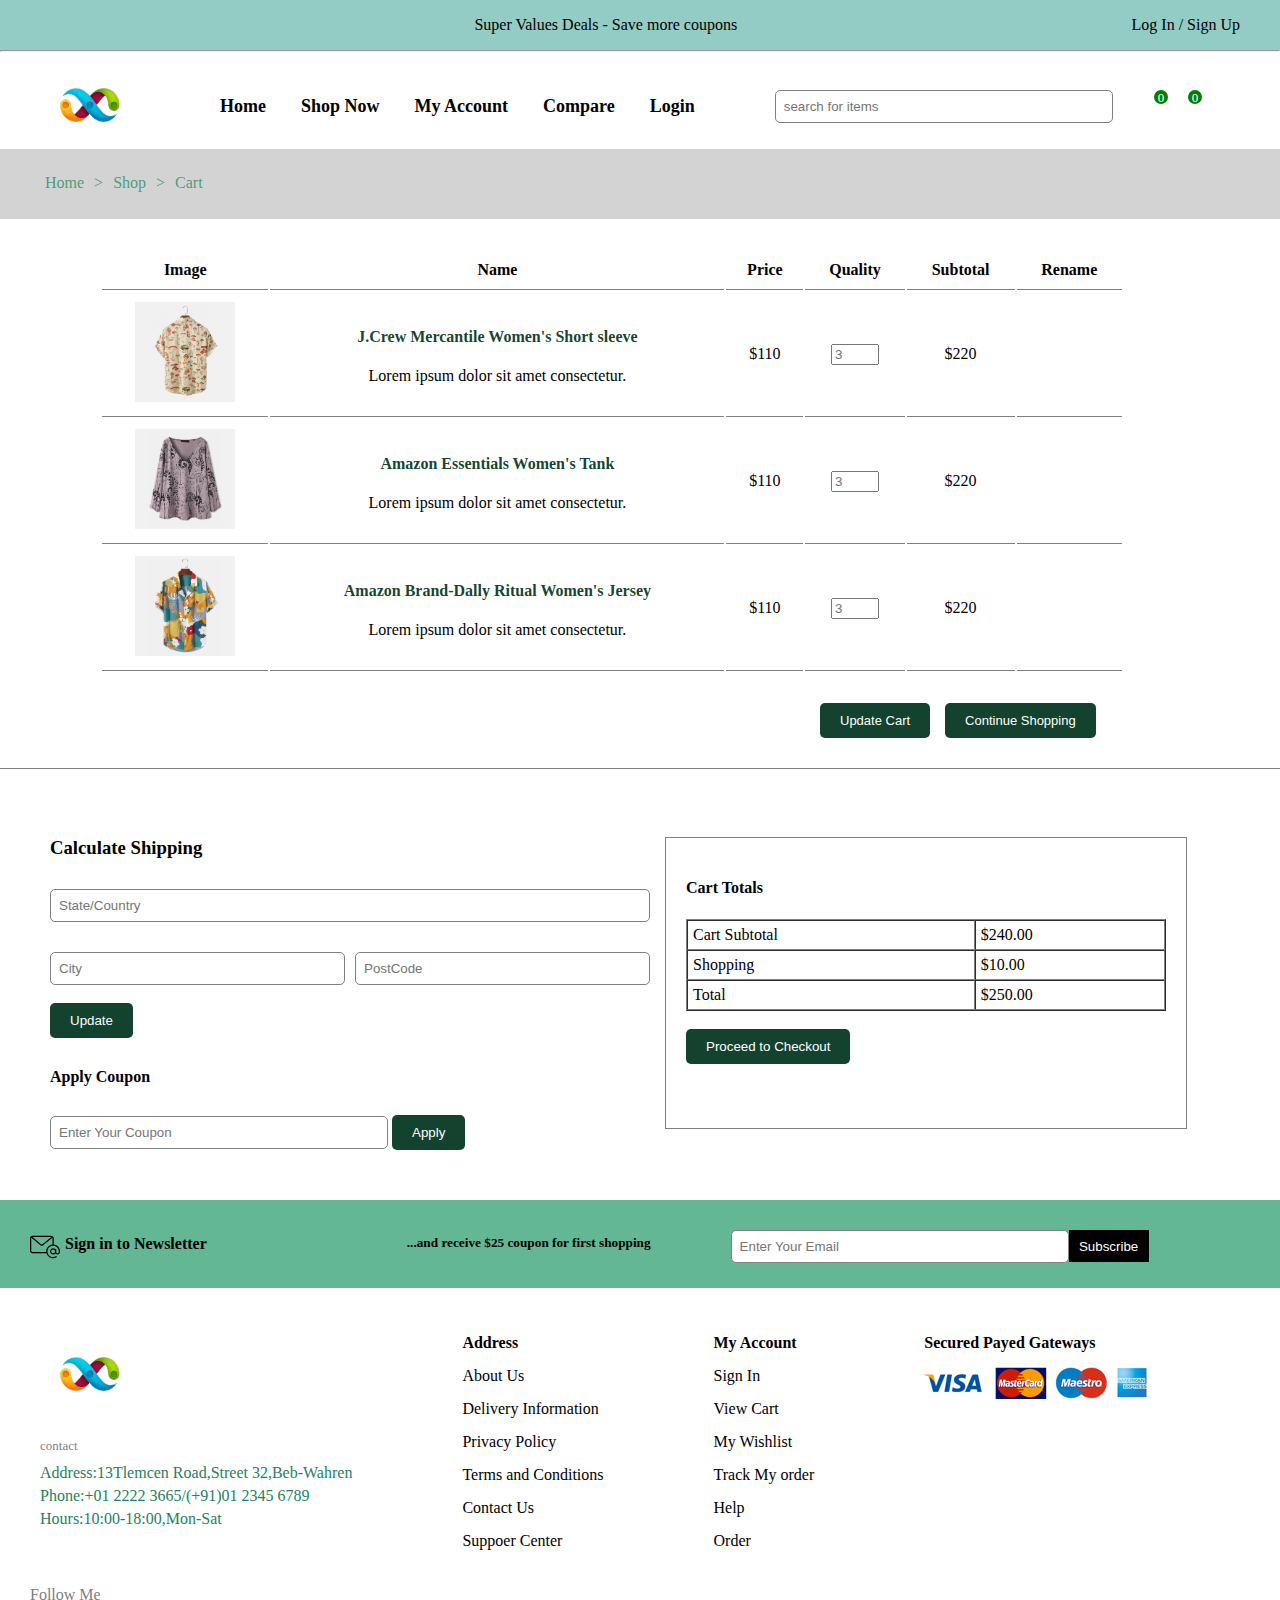
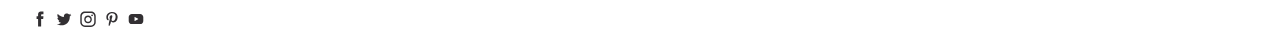
<file: cartpage/index.html>
<!DOCTYPE html>
<html lang="en">
<head>
    <meta charset="UTF-8">
    <meta name="viewport" content="width=device-width, initial-scale=1.0">
    <title>Cazrt Page</title>
    <link rel="stylesheet" href="./style.css">
    <link rel="stylesheet" href="https://cdnjs.cloudflare.com/ajax/libs/font-awesome/6.5.1/css/all.min.css" integrity="sha512-DTOQO9RWCH3ppGqcWaEA1BIZOC6xxalwEsw9c2QQeAIftl+Vegovlnee1c9QX4TctnWMn13TZye+giMm8e2LwA==" crossorigin="anonymous" referrerpolicy="no-referrer" />
</head>
<body>
    <div class="total">
        <div class="top">
            <div class="number">
                <!-- <p>(+01) - 2345 - 6789</p>
                <p>Our location</p> -->
            </div>
            <p>Super Values Deals - Save more coupons</p>
            <p>Log In / Sign Up</p> 
        </div>
        <hr style="margin-top: 0px;">
    <header>
        <div class="logo">
            <a href="../homepage/index.html"><img src="../assets/logo.png" alt="logo" height="80px" width="100px"></a>
        </div>
        <div class="nav">
            <ul>
                <li><a href="../homepage/index.html">Home</a></li>
                <li><a href="../shopnowpage/index.html">Shop Now</a></li>
                <li><a href="../myaccount/index.html">My Account</a></li>
                <li><a href="../comparepage/index.html">Compare</a></li>
                <li><a href="../loginpage/index.html">Login</a></li>
            </ul>
        </div>
        <div class="icons">
            <input type="text" placeholder="search for items">
            <button class="button"><i class="fa-solid fa-magnifying-glass"></i></button>
            <button class="button"><a href="../wishlist page/index.html"><i class="fa-regular fa-heart"></a></i></button>
            <button class="button"><a href="../cartpage/index.html"><i class="fa-solid fa-bag-shopping"></a></i></button>
        </div>
        <div class="notification">
            <p class="not1">0</p>
            <p class="not2">0</p>
        </div>
    </header>
    <div class="Page">
        <p class="home">Home</p>
        <p>></p>
        <p>Shop</p>
        <p>></p>
        <p>Cart</p>
    </div>
    <main>
        <div class="container" style="border-bottom: 1px solid grey">
            <table class=table1 cellpadding="10px">
                <tr>
                    <th>Image</th>
                    <th>Name</th>
                    <th>Price</th>
                    <th>Quality</th>
                    <th>Subtotal</th>
                    <th>Rename</th>
                </tr>
                <tr>
                    <td><img src="../assets/product-1-2.jpg" alt="1-2" height="100px" width="100px"></td>
                    <td><h4>J.Crew Mercantile Women's Short sleeve</h4>
                        <p>Lorem ipsum dolor sit amet consectetur.</p>
                    </td>
                    <td>$110</td>
                    <td>
                        <input type="number" placeholder="3" min="1" max="3">
                    </td>
                    <td>$220</td>
                    <td><i class="fa-solid fa-trash-can"></i></td>
                </tr>
    
                <tr>
                    <td><img src="../assets/product-7-1.jpg" alt="7-1" height="100px" width="100px"></td>
                    <td><h4>Amazon Essentials Women's Tank</h4>
                        <p>Lorem ipsum dolor sit amet consectetur.</p>
                    </td>
                    <td>$110</td>
                    <td>
                        <input type="number" placeholder="3" min="1" max="3">
                    </td>
                    <td>$220</td>
                    <td><i class="fa-solid fa-trash-can"></i></td>
                </tr>
                <tr>
                    <td><img src="../assets/product-2-1.jpg" alt="2-1" height="100px" width="100px"></td>
                    <td><h4>Amazon Brand-Dally Ritual Women's Jersey</h4>
                        <p>Lorem ipsum dolor sit amet consectetur.</p>
                    </td>
                    <td>$110</td>
                    <td>
                        <input type="number" placeholder="3" min="1" max="3">
                    </td>
                    <td>$220</td>
                    <td><i class="fa-solid fa-trash-can"></i></td>
                </tr>
            </table>
            <div class="mainbutton">
                <button class="button 1"><i class="fa-solid fa-shuffle"></i> Update Cart</button>
                <button class="button 2"><i class="fa-solid fa-bag-shopping"></i> Continue Shopping</button>
            </div>
        </div>
        <span class="fingerprint"><i class="fa-solid fa-fingerprint"></i></span>
        <div class="Cart">
        <div class="calculate">
            <h3>Calculate Shipping</h3>
            <input class="address1" type="text" placeholder="State/Country">
            <div class="address2">
                <input type="text" placeholder="City">
                <input type="text" placeholder="PostCode">
            </div><br>
            <button><i class="fa-solid fa-shuffle"></i> Update</button>
        
            <div class="Coupon">
                <h4>Apply Coupon</h4>
                <input class="address3" type="text" placeholder="Enter Your Coupon">
                <button><i class="fa-solid fa-tag"></i> Apply</button>
            </div>
        </div>
        <div class="Total">
            <h4>Cart Totals</h4>
            <table border="1px solid grey" cellspacing="0" cellpadding=" 5px 10px">
                <tr>
                    <td>Cart Subtotal</td>
                    <td>$240.00</td>
                </tr>
                <tr>
                    <td>Shopping</td>
                    <td>$10.00</td>
                </tr>
                <tr>
                    <td>Total</td>
                    <td>$250.00</td>
                </tr>
            </table><br>
            <button><i class="fa-regular fa-credit-card"></i> Proceed to Checkout</button>
        </div>
        </div> 
    </main>
    <footer>
        <div class="footer-head">
            <img src="../assets/icon-email.svg" alt="icon-email" height="30px" width="30px">
            <h4>Sign in to Newsletter</h4>
            <h5>...and receive $25 coupon for first shopping</h5>
            <input type="text" placeholder="Enter Your Email">
            <button>Subscribe</button>
        </div>
        <div class="footer">
            <ul class="footer-body">
                <li><img src="../assets/logo.png" alt="logo" height="80px" width="100px"></li>
                <li id="contact">contact</li>
                <li id="Address">Address:13Tlemcen Road,Street 32,Beb-Wahren</li>
                <li id="Address">Phone:+01 2222 3665/(+91)01 2345 6789</li>
                <li id="Address">Hours:10:00-18:00,Mon-Sat</li>
            </ul>
            <ul class="footer-body">
                <li id="head">Address</li>
                <li id="info">About Us</li>
                <li id="info">Delivery Information</li>
                <li id="info">Privacy Policy</li>
                <li id="info">Terms and Conditions</li>
                <li id="info">Contact Us</li>
                <li id="info">Suppoer Center</li>
            </ul>
            <ul class="footer-body">
                <li id="head">My Account</li>
                <li id="info">Sign In</li>
                <li id="info">View Cart</li>
                <li id="info">My Wishlist</li>
                <li id="info">Track My order</li>
                <li id="info">Help</li>
                <li id="info">Order</li>
            </ul>
            <ul class="footer-body">
                <li id="head">Secured Payed Gateways</li>
                <li><img src="../assets/payment-method.png" alt=""></li>
            </ul>
        </div>
        <div class="Follow">
            <p>Follow Me</p>
            <div class="image">
                <img src="../assets/icon-facebook.svg" alt="facebook" height="20x" width="20px">
                <img src="../assets/icon-twitter.svg" alt="twitter" height="20x" width="20px">
                <img src="../assets/icon-instagram.svg" alt="instagram" height="20x" width="20px"> 
                <img src="../assets/icon-pinterest.svg" alt="pintrest" height="20x" width="20px">
                <img src="../assets/icon-youtube.svg" alt="youtube" height="20x" width="20px">
            </div>
        </div>
    </footer>
</body>
</html>
</file>
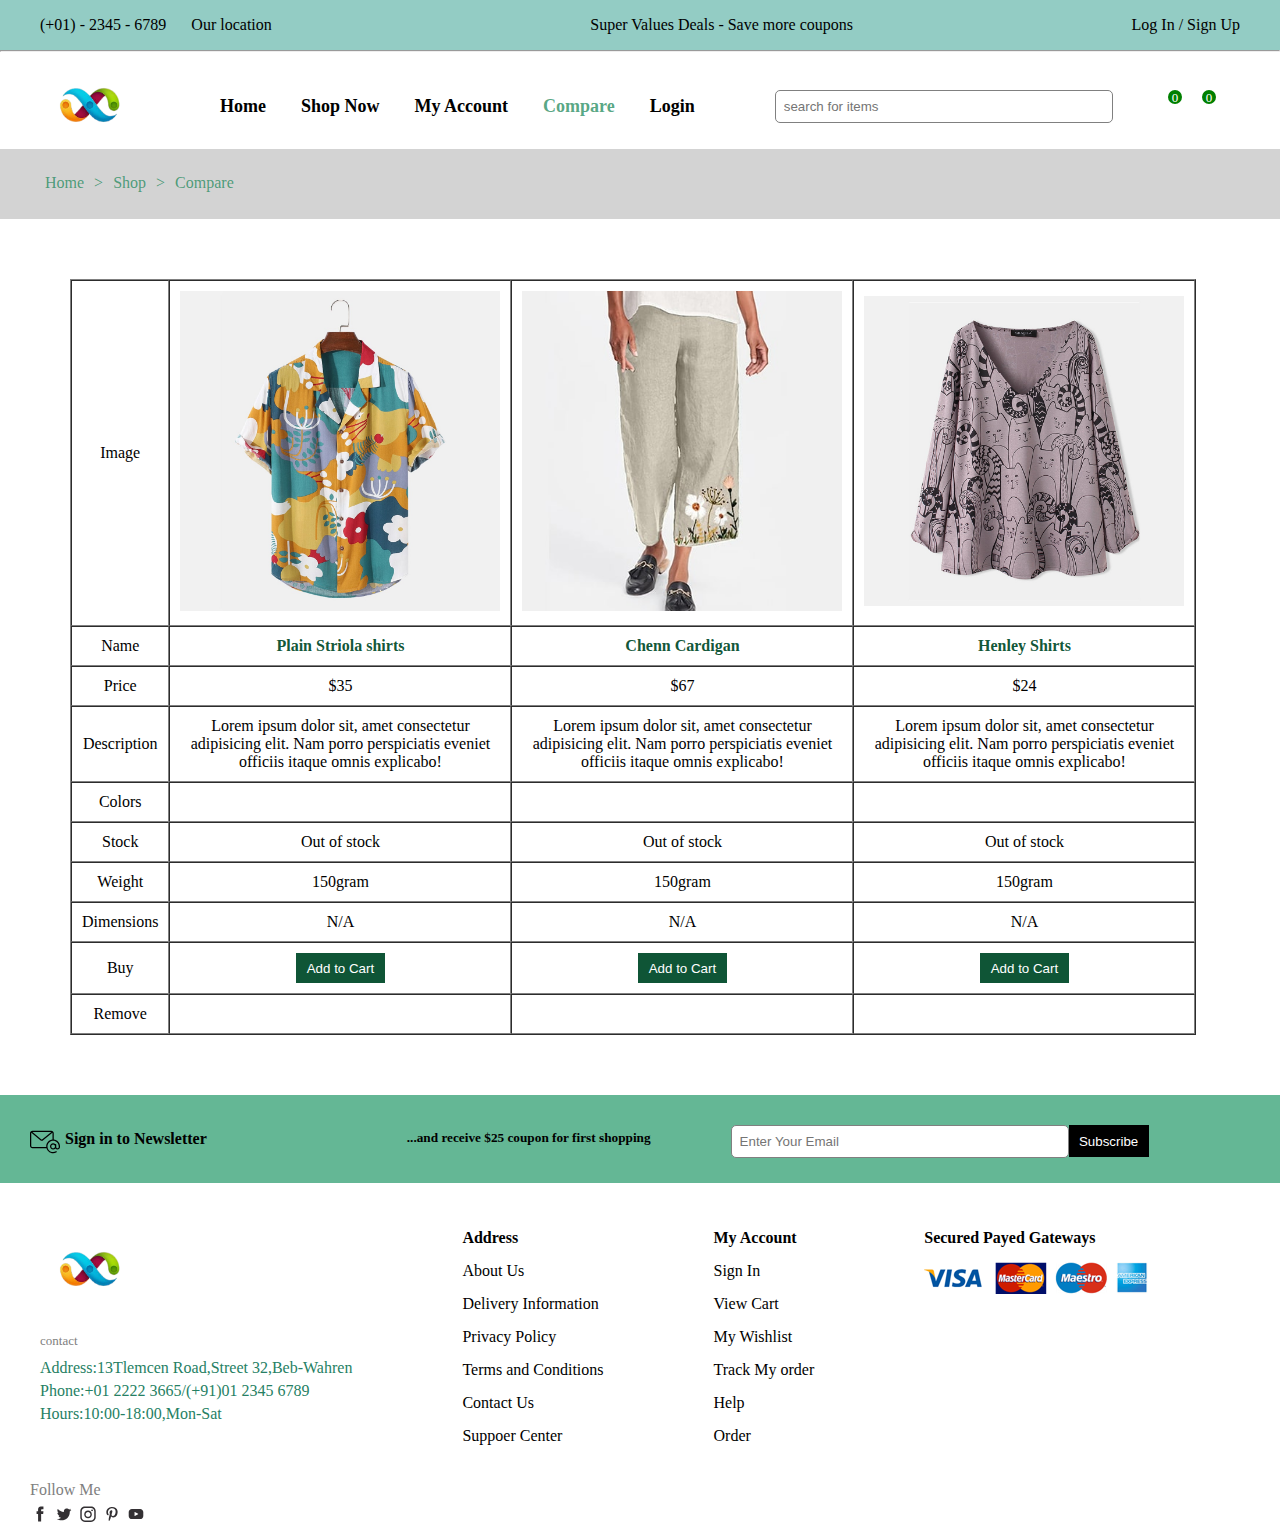
<file: comparepage/index.html>
<!DOCTYPE html>
<html lang="en">
<head>
    <meta charset="UTF-8">
    <meta name="viewport" content="width=device-width, initial-scale=1.0">
    <title>ComparePage</title>
    <link rel="stylesheet" href="./style.css">
    <link rel="stylesheet" href="https://cdnjs.cloudflare.com/ajax/libs/font-awesome/6.5.1/css/all.min.css" integrity="sha512-DTOQO9RWCH3ppGqcWaEA1BIZOC6xxalwEsw9c2QQeAIftl+Vegovlnee1c9QX4TctnWMn13TZye+giMm8e2LwA==" crossorigin="anonymous" referrerpolicy="no-referrer" />
</head>
<body>
    <div class="total">
        <div class="top">
            <div class="number">
                <p>(+01) - 2345 - 6789</p>
                <p>Our location</p>
            </div>
            <p>Super Values Deals - Save more coupons</p>
            <p>Log In / Sign Up</p> 
        </div>
        <hr style="margin-top: 0px;">
    <header>
        <div class="logo">
            <a href="../homepage/index.html"><img src="../assets/logo.png" alt="logo" height="80px" width="100px"></a>
        </div>
        <div class="nav">
            <ul>
                <li><a href="../homepage/index.html">Home</a></li>
                <li><a href="../shopnowpage/index.html">Shop Now</a></li>
                <li><a href="../myaccount/index.html">My Account</a></li>
                <li><a class="compare" href="../comparepage/index.html">Compare</a></li>
                <li><a href="../loginpage/index.html">Login</a></li>
            </ul>
        </div>
        <div class="icons">
            <input type="text" placeholder="search for items">
            <button class="button"><i class="fa-solid fa-magnifying-glass"></i></button>
            <button class="button"><a href="../wishlist page/ Page/index.html"><i class="fa-regular fa-heart"></a></i></button>
            <button class="button"><a href="../cartpage/index.html"><i class="fa-solid fa-bag-shopping"></a></i></button>
        </div>
        <div class="notification">
            <p class="not1">0</p>
            <p class="not2">0</p>
        </div>
    </header>
    <div class="Page">
        <p class="home">Home</p>
        <p>></p>
        <p>Shop</p>
        <p>></p>
        <p>Compare</p>
    </div>
    <div class="container">
        <table  class=table border ="1" cellspacing="0" cellpadding="10px">
            <tr>
                <td>Image</td>
                <td><img src="../assets/product-2-1.jpg" alt="image" height="320px" width="320px"></td>
                <td><img src="../assets/category-7.jpg" alt="image" height="320px" width="320px"></td>
                <td><img src="../assets/product-7-1.jpg" alt="image" height="310px" width="320px"></td>
            </tr>
            <tr>
                <td>Name</td>
                <td class="name">Plain Striola shirts</td>
                <td class="name">Chenn Cardigan</td>
                <td class="name">Henley Shirts</td>
            </tr>
            <tr>
                <td>Price</td>
                <td>$35</td>
                <td>$67</td>
                <td>$24</td>
            </tr>
            <tr>
                <td>Description</td>
                <td>Lorem ipsum dolor sit, amet consectetur adipisicing elit. Nam porro perspiciatis eveniet officiis itaque omnis explicabo!</td>
                <td>Lorem ipsum dolor sit, amet consectetur adipisicing elit. Nam porro perspiciatis eveniet officiis itaque omnis explicabo!</td>
                <td>Lorem ipsum dolor sit, amet consectetur adipisicing elit. Nam porro perspiciatis eveniet officiis itaque omnis explicabo!</td>
            </tr>
            <tr>
                <td>Colors</td>
                <td><i class="fa-solid fa-circle" style="color: orange;"></i> <i class="fa-solid fa-circle" style="color: red;"></i> <i class="fa-solid fa-circle" style="color: yellow;"></i></td>
                <td><i class="fa-solid fa-circle" style="color: orange;"></i> <i class="fa-solid fa-circle" style="color: red;"></i> <i class="fa-solid fa-circle" style="color: yellow;"></i></td>
                <td><i class="fa-solid fa-circle" style="color: orange;"></i> <i class="fa-solid fa-circle" style="color: red;"></i> <i class="fa-solid fa-circle" style="color: yellow;"></i></td>
            </tr>
            <tr>
                <td>Stock</td>
                <td>Out of stock</td>
                <td>Out of stock</td>
                <td>Out of stock</td>
            </tr>
            <tr>
                <td>Weight</td>
                <td>150gram</td>
                <td>150gram</td>
                <td>150gram</td>
            </tr>
            <tr>
                <td>Dimensions</td>
                <td>N/A</td>
                <td>N/A</td>
                <td>N/A</td>
            </tr>
            <tr>
                <td>Buy</td>
                <td>
                    <button><a href="">Add to Cart</a></button>
                </td>
                <td>
                    <button><a href="">Add to Cart</a></button>
                </td>
                <td>
                    <button><a href="">Add to Cart</a></button>
                </td>
            </tr>
            <tr>
                <td>Remove</td>
                <td><i class="fa-solid fa-trash-can"></i></td>
                <td><i class="fa-solid fa-trash-can"></i></td>
                <td><i class="fa-solid fa-trash-can"></i></td>
            </tr>
        </table>
        </div>
    <footer>
        <div class="footer-head">
            <img src="../assets/icon-email.svg" alt="icon-email" height="30px" width="30px">
            <h4>Sign in to Newsletter</h4>
            <h5>...and receive $25 coupon for first shopping</h5>
            <input type="text" placeholder="Enter Your Email">
            <button>Subscribe</button>
        </div>
        <div class="footer">
            <ul class="footer-body">
                <li><img src="../assets/logo.png" alt="logo" height="80px" width="100px"></li>
                <li id="contact">contact</li>
                <li id="Address">Address:13Tlemcen Road,Street 32,Beb-Wahren</li>
                <li id="Address">Phone:+01 2222 3665/(+91)01 2345 6789</li>
                <li id="Address">Hours:10:00-18:00,Mon-Sat</li>
            </ul>
            <ul class="footer-body">
                <li id="head">Address</li>
                <li id="info">About Us</li>
                <li id="info">Delivery Information</li>
                <li id="info">Privacy Policy</li>
                <li id="info">Terms and Conditions</li>
                <li id="info">Contact Us</li>
                <li id="info">Suppoer Center</li>
            </ul>
            <ul class="footer-body">
                <li id="head">My Account</li>
                <li id="info">Sign In</li>
                <li id="info">View Cart</li>
                <li id="info">My Wishlist</li>
                <li id="info">Track My order</li>
                <li id="info">Help</li>
                <li id="info">Order</li>
            </ul>
            <ul class="footer-body">
                <li id="head">Secured Payed Gateways</li>
                <li><img src="../assets/payment-method.png" alt=""></li>
            </ul>
        </div>
        <div class="Follow">
            <p>Follow Me</p>
            <div class="image">
                <img src="../assets/icon-facebook.svg" alt="facebook" height="20x" width="20px">
                <img src="../assets/icon-twitter.svg" alt="twitter" height="20x" width="20px">
                <img src="../assets/icon-instagram.svg" alt="instagram" height="20x" width="20px"> 
                <img src="../assets/icon-pinterest.svg" alt="pintrest" height="20x" width="20px">
                <img src="../assets/icon-youtube.svg" alt="youtube" height="20x" width="20px">
            </div>
        </div>
    </footer>
</body>
</html>
</file>
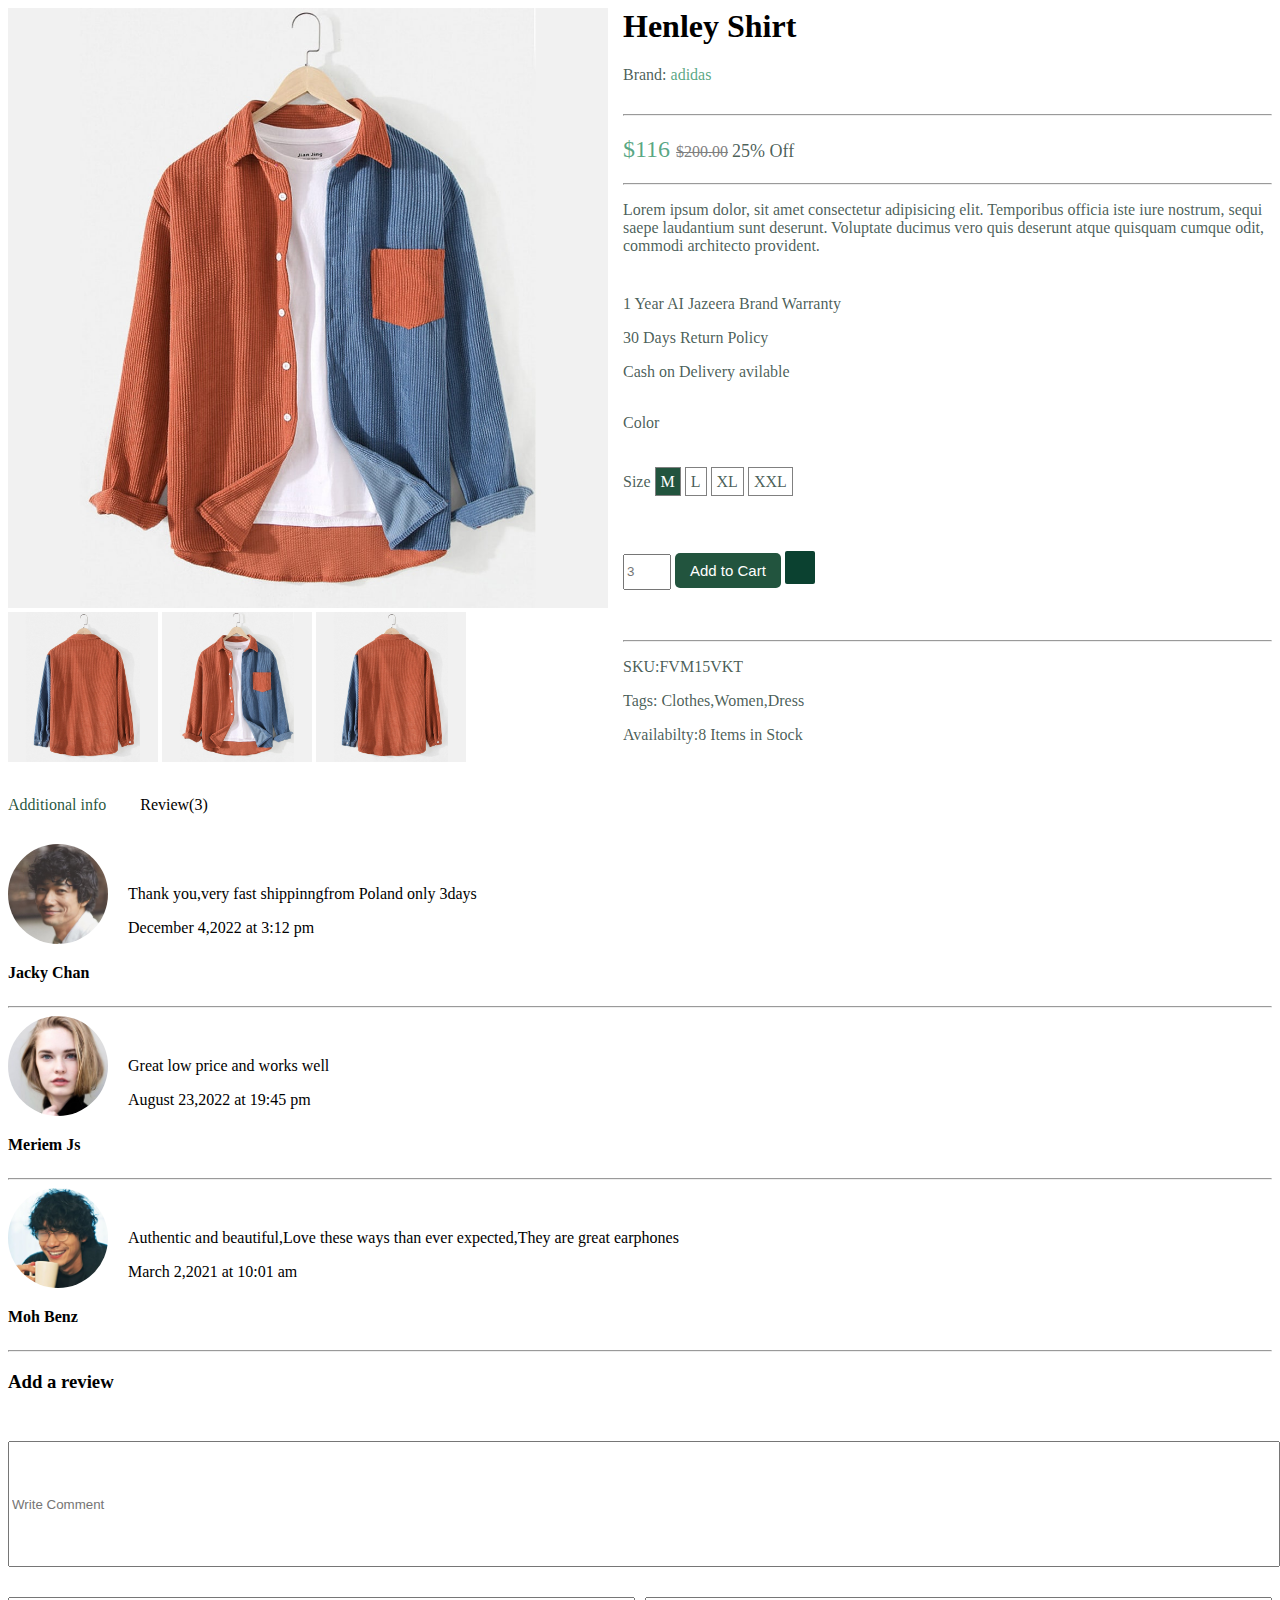
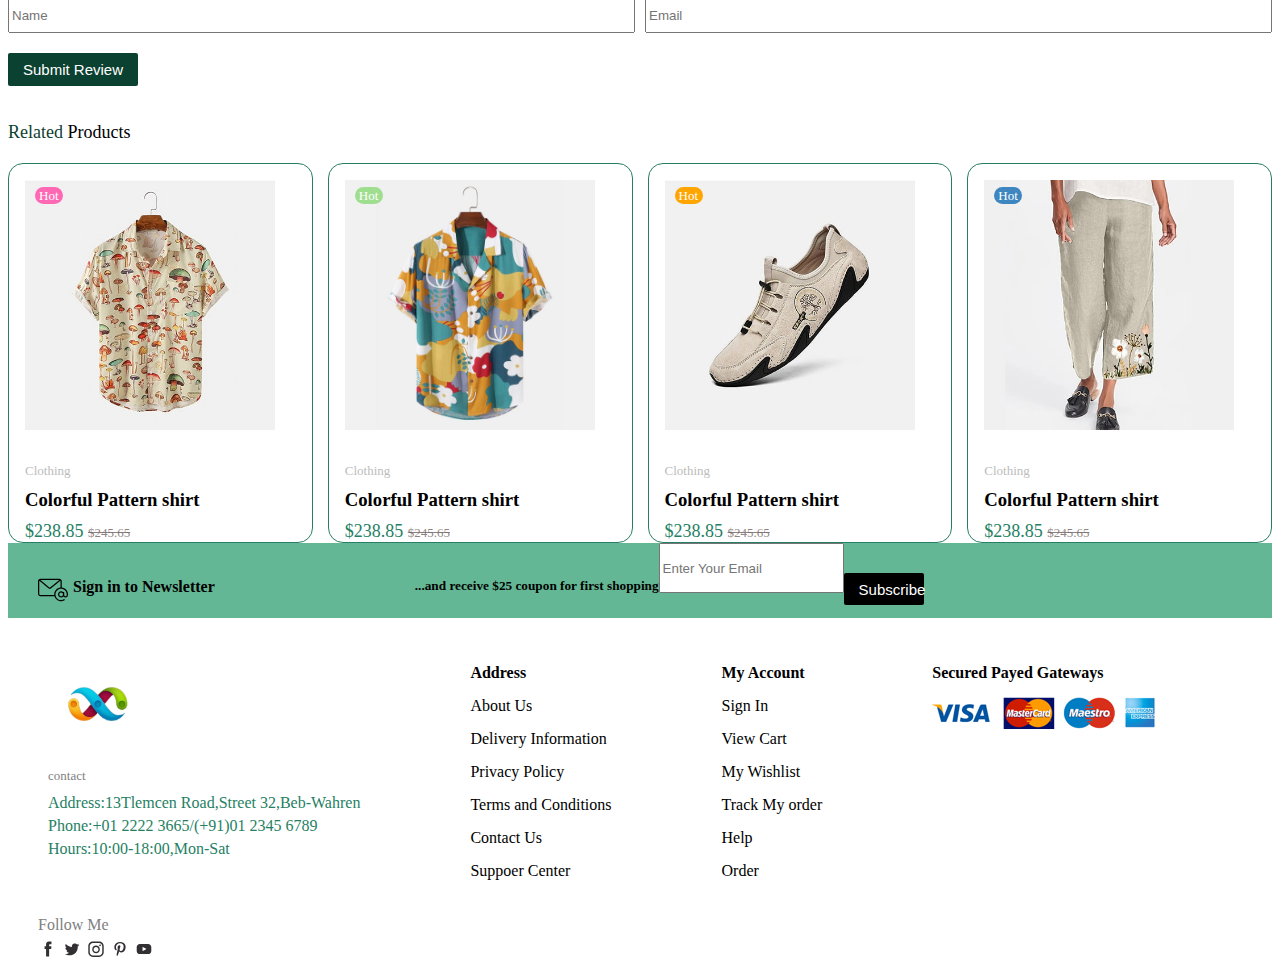
<file: detailpage1/index.html>
<!DOCTYPE html>
<html lang="en">
<head>
    <meta charset="UTF-8">
    <meta name="viewport" content="width=device-width, initial-scale=1.0">
    <title>Detail(1)</title>
    <link rel="stylesheet" href="./style.css">
    <link rel="stylesheet" href="https://cdnjs.cloudflare.com/ajax/libs/font-awesome/6.5.1/css/all.min.css" integrity="sha512-DTOQO9RWCH3ppGqcWaEA1BIZOC6xxalwEsw9c2QQeAIftl+Vegovlnee1c9QX4TctnWMn13TZye+giMm8e2LwA==" crossorigin="anonymous" referrerpolicy="no-referrer" />
</head>
<body>
    <div class="detailpage1">
        <div class="details1">
            <div class="shirt-img">
                <img src="../assets/product-8-1.jpg" alt="" height="600px" width="600px">
                <div>
                    <img src="../assets/product-8-2.jpg" alt="" height="150px" width="auto">
                    <img src="../assets/product-8-1.jpg" alt="" height="150px" width="auto">
                    <img src="../assets/product-8-2.jpg" alt="" height="150px" width="auto">
                </div>
            </div>
            <div class="shirt-details">
                <h1 style="margin-top: 0px;color: black;">Henley Shirt</h1>
                <span>Brand: <span style="color:rgba(25, 135, 88, 0.742)">adidas</span></span>
                <hr style="margin-top: 30px;margin-bottom: 20px;">
                <span style="color:rgba(25, 135, 88, 0.742);font-size: x-large;">$116 <strike style="color:grey;font-size: medium;">$200.00</strike></span>
                <span style="font-size: large;">25% Off</span>
                <hr style="margin-top: 20px;">
                <p style="margin-bottom: 40px;">Lorem ipsum dolor, sit amet consectetur adipisicing elit. Temporibus officia iste iure nostrum, sequi saepe laudantium sunt deserunt. Voluptate ducimus vero quis deserunt atque quisquam cumque odit, commodi architecto provident.</p>
                <p>1 Year AI Jazeera Brand Warranty</p>
                <p>30 Days Return Policy</p>
                <p style="margin-bottom: 30px;">Cash on Delivery avilable</p>
                <div class="color">
                    <span>Color</sapn>
                    <span><i class="fa-solid fa-circle" style="color: orange;"></i></span>
                    <span><i class="fa-solid fa-circle" style="color: red;"></i></span>
                    <span><i class="fa-solid fa-circle" style="color: yellow;"></i></span>
                    <span><i class="fa-solid fa-circle" style="color: rgb(184, 43, 199);"></i></span>
                    <span><i class="fa-solid fa-circle" style="color: rgb(63, 159, 63);"></i></span>
                </div>
                <div class="shirt-size">
                    <span>Size</span>
                    <span class="size-1" style="background-color: rgba(7, 63, 38, 0.89);color: white;">M</span>
                    <span class="size">L</span>
                    <span class="size">XL</span>
                    <span class="size">XXL</span>
                </div>
                <div class="addtocart">
                    <input type="number" placeholder="3" min="1" max="3" style="height: 30px;">
                    <button class="button1">Add to Cart</button>
                    <button class="button2"><i class="fa-regular fa-heart"></i></button>
                </div>
                <hr style="margin-top: 50px;">
                <p>SKU:FVM15VKT</p>
                <p>Tags: Clothes,Women,Dress</p>
                <p>Availabilty:8 Items in Stock</p>
            </div>
        </div>
        <div class="info">
            <span style="color: rgba(7, 63, 38, 0.89);">Additional info</span>
            <span style="margin-left: 30px;">Review(3)</span>
        </div>
        <div class="review">
            <div class="review-1">
                <div>
                    <img style="border-radius: 50px;"src="../assets/avatar-1.jpg" alt="" height="100px" width="100px">
                    <p style="font-weight: bold;">Jacky Chan</p>
                </div>
                <div class="comment">
                    <div class="star-icon">
                        <span><i style="color: orange;"class="fa-regular fa-star"></i></span>
                        <span><i style="color: orange;"class="fa-regular fa-star"></i></span>
                        <span><i style="color: orange;"class="fa-regular fa-star"></i></span>
                        <span><i style="color: orange;"class="fa-regular fa-star"></i></span>
                        <span><i style="color: orange;"class="fa-regular fa-star"></i></span>
                    </div>
                    <p>Thank you,very fast shippinngfrom Poland only 3days</p>
                    <p>December 4,2022 at 3:12 pm</p>
                </div>
            </div>
            <hr class="color:grey">
            <div class="review-1">
                <div>
                    <img  style="border-radius: 50px;" src="../assets/avatar-2.jpg" alt="" height="100px" width="100px">
                    <p style="font-weight: bold;">Meriem Js</p>
                </div>
                <div class="comment">
                    <div class="star-icon">
                        <span><i style="color: orange;"class="fa-regular fa-star"></i></span>
                        <span><i style="color: orange;"class="fa-regular fa-star"></i></span>
                        <span><i style="color: orange;"class="fa-regular fa-star"></i></span>
                        <span><i style="color: orange;"class="fa-regular fa-star"></i></span>
                        <span><i style="color: orange;"class="fa-regular fa-star"></i></span>
                    </div>
                    <p>Great low price and works well</p>
                    <p>August 23,2022 at 19:45 pm</p>
                </div>
            </div>
            <hr class="color:grey">
            <div class="review-1">
                <div>
                    <img  style="border-radius: 50px;" src="../assets/avatar-3.jpg" alt="" height="100px" width="100px">
                    <p style="font-weight: bold;">Moh Benz</p>
                </div>
                <div class="comment">
                    <div class="star-icon">
                        <span><i style="color: orange;"class="fa-regular fa-star"></i></span>
                        <span><i style="color: orange;"class="fa-regular fa-star"></i></span>
                        <span><i style="color: orange;"class="fa-regular fa-star"></i></span>
                        <span><i style="color: orange;"class="fa-regular fa-star"></i></span>
                        <span><i style="color: orange;"class="fa-regular fa-star"></i></span>
                    </div>
                    <p>Authentic and beautiful,Love these ways than ever expected,They are great earphones</p>
                    <p>March 2,2021 at 10:01 am</p>
                </div>
            </div>
            <hr class="color:grey">
            
        </div>
        <h3>Add a review</h3>
        <div class="star-icon">
            <span><i class="fa-regular fa-star"></i></span>
            <span><i class="fa-regular fa-star"></i></span>
            <span><i class="fa-regular fa-star"></i></span>
            <span><i class="fa-regular fa-star"></i></span>
            <span><i class="fa-regular fa-star"></i></span>
        </div>
        <input style="height: 120px;width: 100%;margin-top: 30px;"type="text" placeholder="Write Comment" >
        <div class="Name">
            <input type="text" placeholder="Name">
            <input type="text" placeholder="Email">
        </div>
        <button>Submit Review</button>
        <br><br><br>
        <span style="font-size: large;"><span style="color: rgb(11, 65, 48);font-size: large;">Related</span> Products</span>
        <div class="card2">
            <div class="New">
                <div class="new-header">
                    <a href="../detailpage1/index.html"><img src="../assets/category-1.jpg" alt="category-1" height="250px" width="250px"></a>
                    <p class="Hot1">Hot</p>
                </div>
                <p>Clothing</p>
                <h3>Colorful Pattern shirt</h3>
                <div class="star-icon">
                    <i class="fa-regular fa-star"></i>
                    <i class="fa-regular fa-star"></i>
                    <i class="fa-regular fa-star"></i>
                    <i class="fa-regular fa-star"></i>
                    <i class="fa-regular fa-star"></i>
                </div>
                <span>$238.85 <strike>$245.65</strike></span>
                <span class="shopping-bag"><i class="fa-solid fa-bag-shopping"></i><span class="cart-icon">Add To Cart</span></span>
            </div>
            <div class="New">
                <div class="new-header">
                    <a href="../detailpage1/index.html"><img src="../assets/product-2-1.jpg" alt="category-2" height="250px" width="250px"></a>
                    <p class="Hot2">Hot</p>
                </div>
                <p>Clothing</p>
                <h3>Colorful Pattern shirt</h3>
                <div class="star-icon">
                    <i class="fa-regular fa-star"></i>
                    <i class="fa-regular fa-star"></i>
                    <i class="fa-regular fa-star"></i>
                    <i class="fa-regular fa-star"></i>
                    <i class="fa-regular fa-star"></i>
                </div>
                <span>$238.85 <strike>$245.65</strike></span>
                <span class="shopping-bag"><i class="fa-solid fa-bag-shopping"></i><span class="cart-icon">Add To Cart</span></span>
            </div>
            <div class="New">
                <div class="new-header">
                    <a href="../detailpage1/index.html"><img src="../assets/category-5.jpg" alt="category-3" height="250px" width="250px"></a>
                    <p class="Hot3">Hot</p>
                </div>
                <p>Clothing</p>
                <h3>Colorful Pattern shirt</h3>
                <div class="star-icon">
                    <i class="fa-regular fa-star"></i>
                    <i class="fa-regular fa-star"></i>
                    <i class="fa-regular fa-star"></i>
                    <i class="fa-regular fa-star"></i>
                    <i class="fa-regular fa-star"></i>
                </div>
                <span>$238.85 <strike>$245.65</strike></span>
                <span class="shopping-bag"><i class="fa-solid fa-bag-shopping"></i><span class="cart-icon">Add To Cart</span></span>
            </div>
            <div class="New">
                <div class="new-header">
                    <a href="../detailpage1/index.html"><img src="../assets/category-7.jpg" alt="category-4" height="250px" width="250px"></a>
                    <p class="Hot4">Hot</p>
                </div>
                <p>Clothing</p>
                <h3>Colorful Pattern shirt</h3>
                <div class="star-icon">
                    <i class="fa-regular fa-star"></i>
                    <i class="fa-regular fa-star"></i>
                    <i class="fa-regular fa-star"></i>
                    <i class="fa-regular fa-star"></i>
                    <i class="fa-regular fa-star"></i>
                </div>
                <span>$238.85 <strike>$245.65</strike></span>
                <span class="shopping-bag"><i class="fa-solid fa-bag-shopping"></i><span class="cart-icon">Add To Cart</span></span>
            </div>
        </div>
    </div>
    <footer>
        <div class="footer-head">
            <img src="../assets/icon-email.svg" alt="icon-email" height="30px" width="30px">
            <h4>Sign in to Newsletter</h4>
            <h5>...and receive $25 coupon for first shopping</h5>
            <input type="text" placeholder="Enter Your Email">
            <button>Subscribe</button>
        </div>
        <div class="footer">
            <ul class="footer-body">
                <li><img src="../assets/logo.png" alt="logo" height="80px" width="100px"></li>
                <li id="contact">contact</li>
                <li id="Address">Address:13Tlemcen Road,Street 32,Beb-Wahren</li>
                <li id="Address">Phone:+01 2222 3665/(+91)01 2345 6789</li>
                <li id="Address">Hours:10:00-18:00,Mon-Sat</li>
            </ul>
            <ul class="footer-body">
                <li id="head">Address</li>
                <li id="info">About Us</li>
                <li id="info">Delivery Information</li>
                <li id="info">Privacy Policy</li>
                <li id="info">Terms and Conditions</li>
                <li id="info">Contact Us</li>
                <li id="info">Suppoer Center</li>
            </ul>
            <ul class="footer-body">
                <li id="head">My Account</li>
                <li id="info">Sign In</li>
                <li id="info">View Cart</li>
                <li id="info">My Wishlist</li>
                <li id="info">Track My order</li>
                <li id="info">Help</li>
                <li id="info">Order</li>
            </ul>
            <ul class="footer-body">
                <li id="head">Secured Payed Gateways</li>
                <li><img src="../assets/payment-method.png" alt=""></li>
            </ul>
        </div>
        <div class="Follow">
            <p>Follow Me</p>
            <div class="image">
                <img src="../assets/icon-facebook.svg" alt="facebook" height="20x" width="20px">
                <img src="../assets/icon-twitter.svg" alt="twitter" height="20x" width="20px">
                <img src="../assets/icon-instagram.svg" alt="instagram" height="20x" width="20px"> 
                <img src="../assets/icon-pinterest.svg" alt="pintrest" height="20x" width="20px">
                <img src="../assets/icon-youtube.svg" alt="youtube" height="20x" width="20px">
            </div>
        </div>
    </footer>
    

    
</body>
</html>
</file>
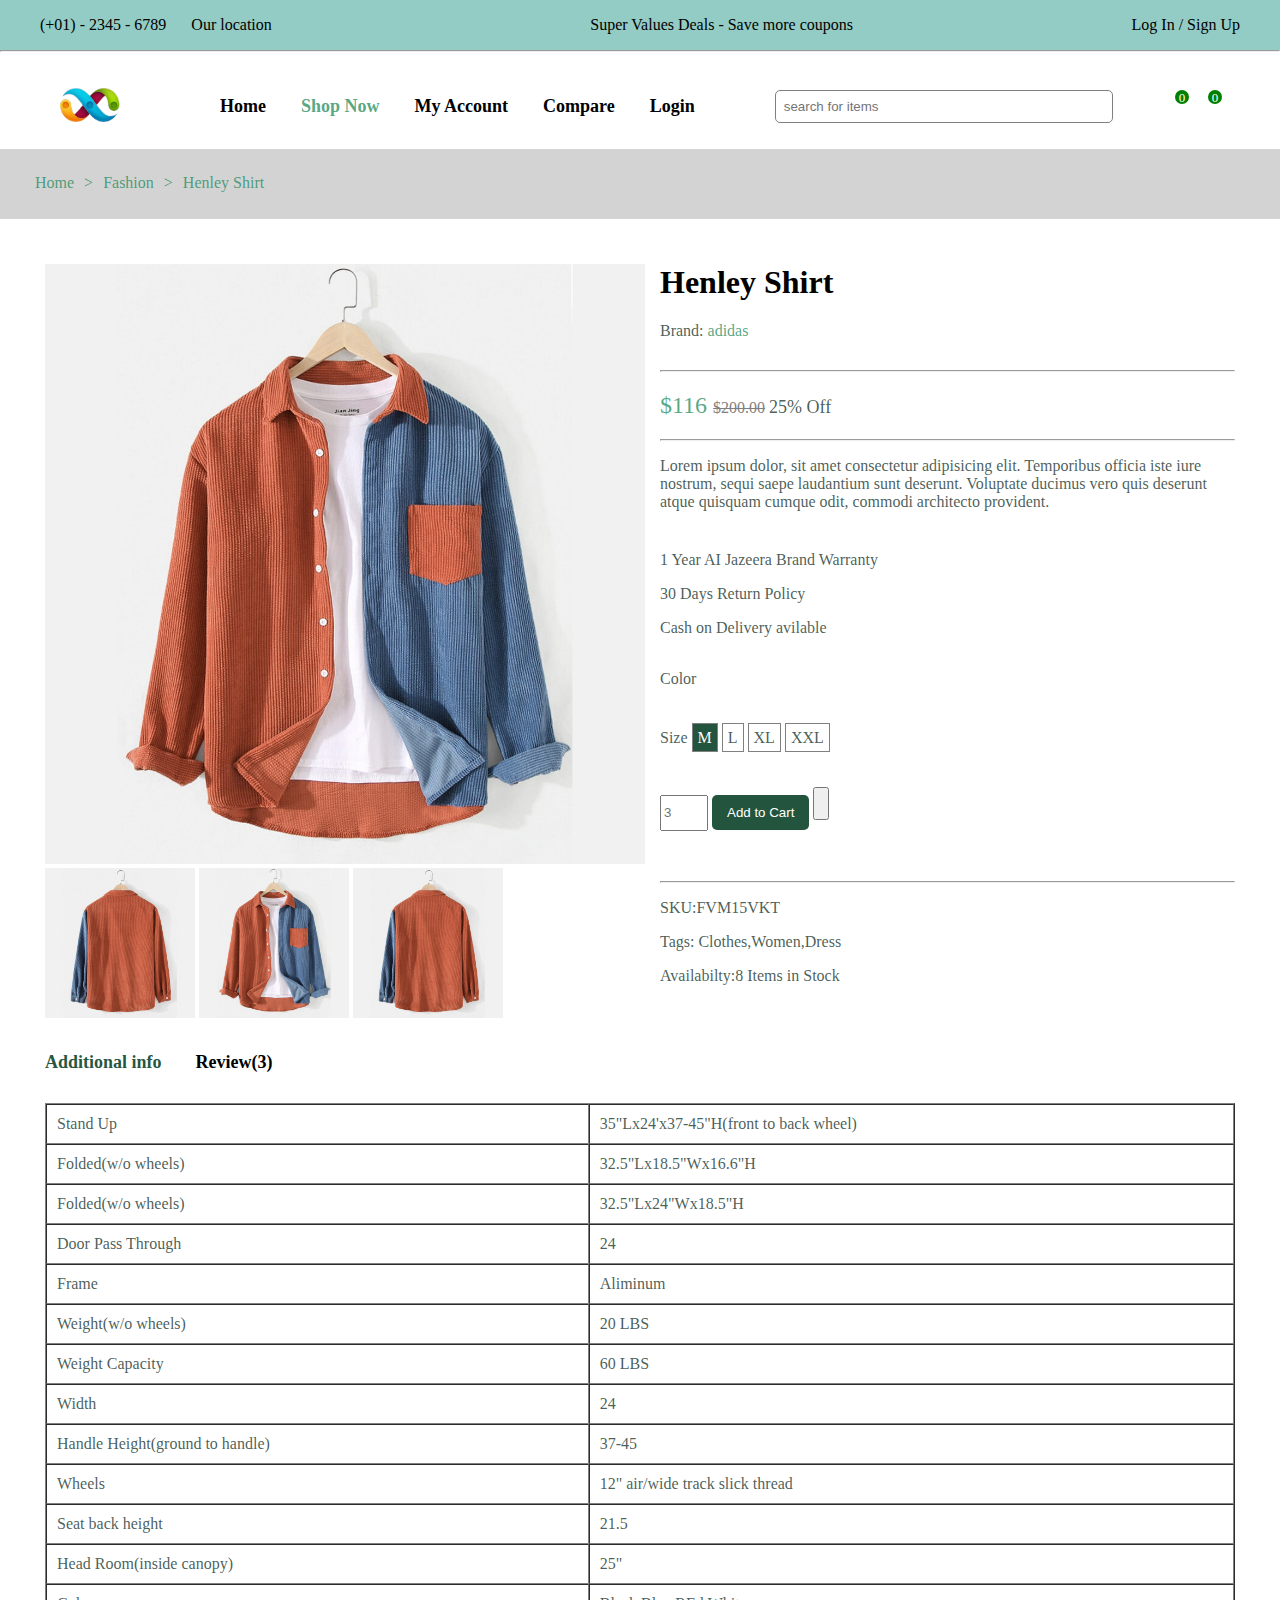
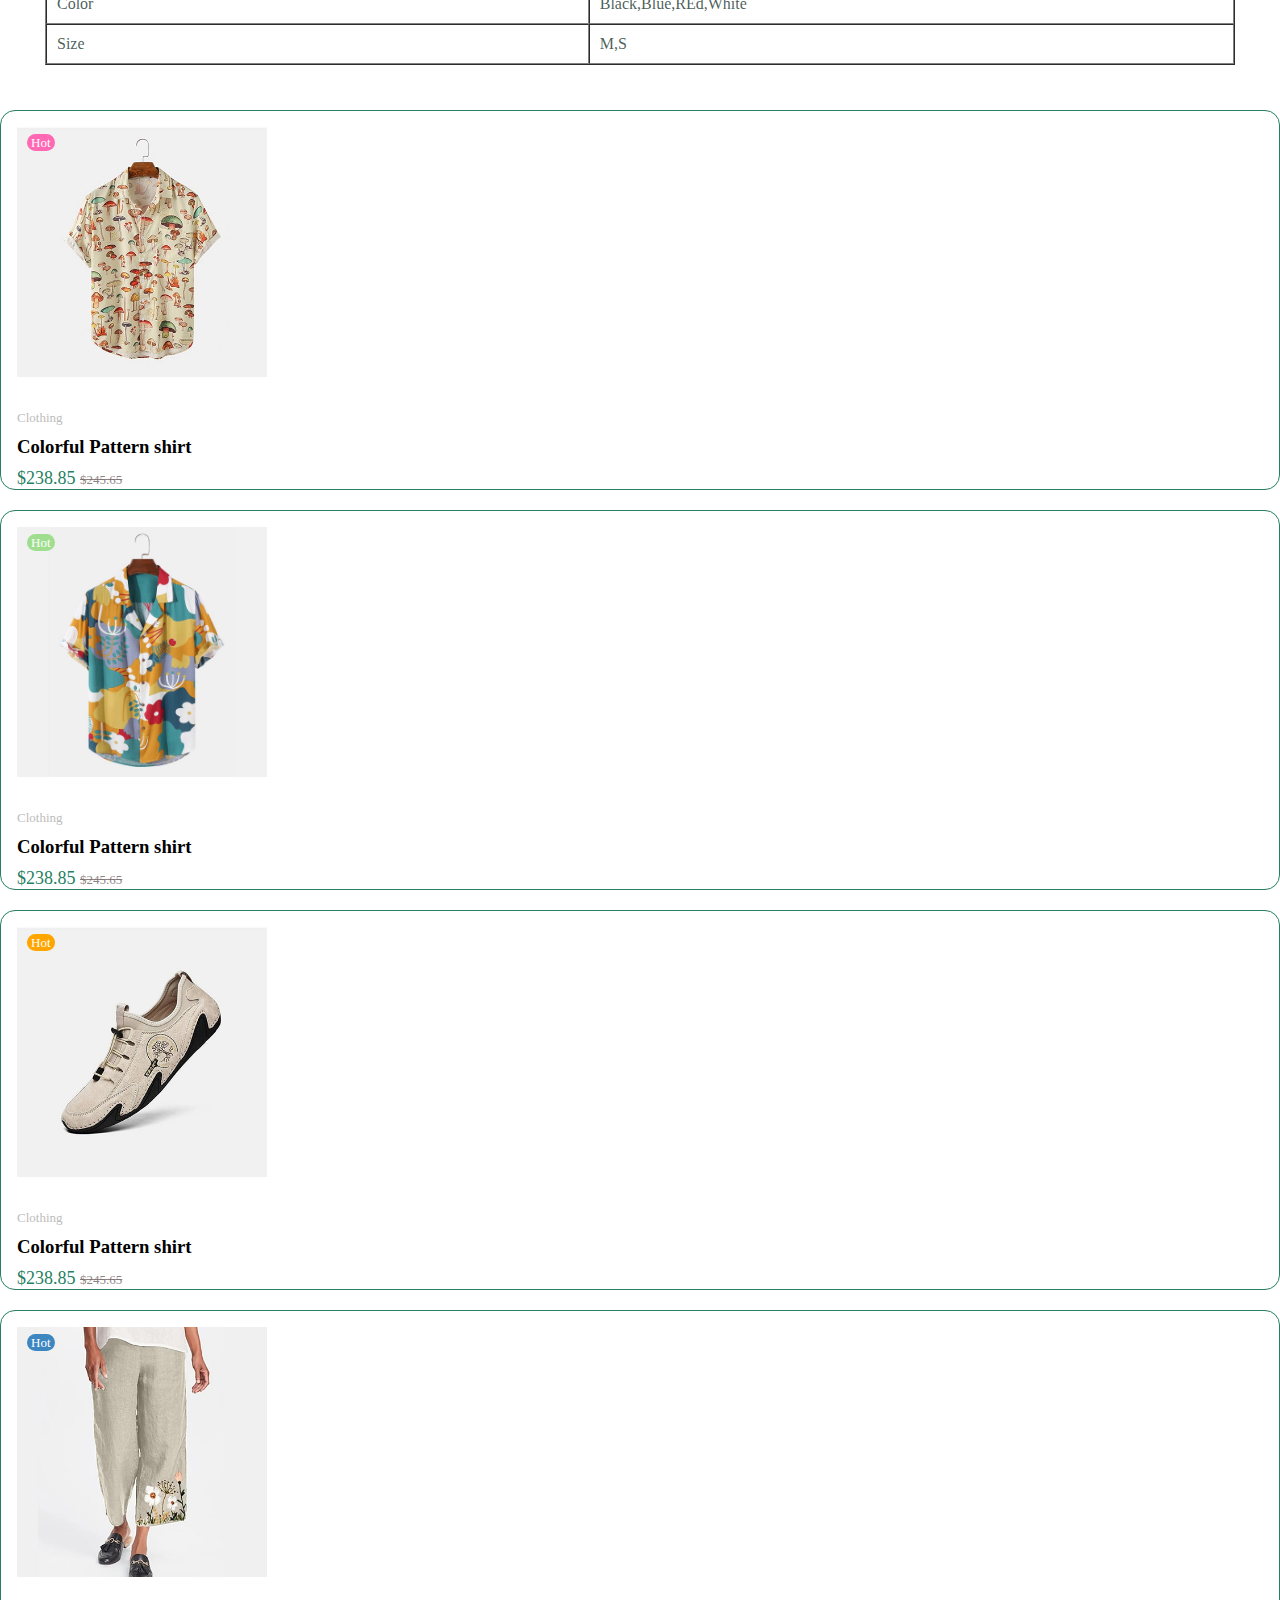
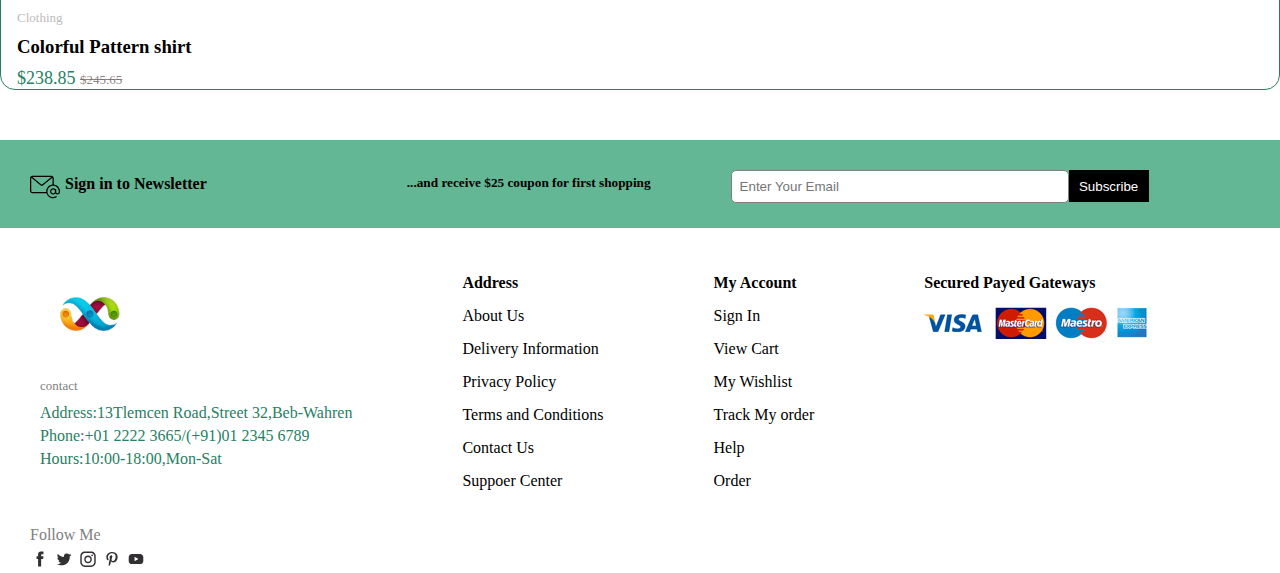
<file: detailpage2/index.html>
<!DOCTYPE html>
<html lang="en">
<head>
    <meta charset="UTF-8">
    <meta name="viewport" content="width=device-width, initial-scale=1.0">
    <title>detailsPage</title>
    <link rel="stylesheet" href="./style.css">
    <link rel="stylesheet" href="https://cdnjs.cloudflare.com/ajax/libs/font-awesome/6.5.1/css/all.min.css" integrity="sha512-DTOQO9RWCH3ppGqcWaEA1BIZOC6xxalwEsw9c2QQeAIftl+Vegovlnee1c9QX4TctnWMn13TZye+giMm8e2LwA==" crossorigin="anonymous" referrerpolicy="no-referrer" />
</head>
<body>
    <div class="total">
        <div class="top">
            <div class="number">
                <p>(+01) - 2345 - 6789</p>
                <p>Our location</p>
            </div>
            <p>Super Values Deals - Save more coupons</p>
            <p>Log In / Sign Up</p> 
        </div>
        <hr style="margin-top: 0px;">
    <header>
        <div class="logo">
            <a href="../Homepage/index.html"><img src="../assets/logo.png" alt="logo" height="80px" width="100px"></a>
        </div>
        <div class="nav">
            <ul>
                <li><a href="../Homepage/index.html">Home</a></li>
                <li ><a class="shopnow" href="../ShopNowPage/index.html">Shop Now</a></li>
                <li><a href="../MyAccountPage/index.html">My Account</a></li>
                <li><a href="../ComparePage/index.html">Compare</a></li>
                <li><a href="../LoginPage/index.html">Login</a></li>
            </ul>
        </div>
        <div class="icons">
            <input type="text" placeholder="search for items">
            <button class="button"><i class="fa-solid fa-magnifying-glass"></i></button>
            <button class="button"><a href="../WishlistPage/index.html"><i class="fa-regular fa-heart"></a></i></button>
                <button class="button"><a href="../CartPage/index.html"><i class="fa-solid fa-bag-shopping"></a></i></button>
        </div>
        <div class="notification">
            <p class="not1">0</p>
            <p class="not2">0</p>
        </div>
    </header>
    <div class="Page">
        <p class="home">Home</p>
        <p>></p>
        <p>Fashion</p>
        <p>></p>
        <p>Henley Shirt</p>
    </div>
    <main>
        <div class="details">
            <div class="details1">
                <div class="shirt-img">
                    <img src="../assets/product-8-1.jpg" alt="" height="600px" width="600px">
                    <div>
                        <img src="../assets/product-8-2.jpg" alt="" height="150px" width="auto">
                        <img src="../assets/product-8-1.jpg" alt="" height="150px" width="auto">
                        <img src="../assets/product-8-2.jpg" alt="" height="150px" width="auto">
                    </div>
                </div>
                <div class="shirt-details">
                    <h1 style="margin-top: 0px;color: black;">Henley Shirt</h1>
                    <span>Brand: <span style="color:rgba(25, 135, 88, 0.742)">adidas</span></span>
                    <hr style="margin-top: 30px;margin-bottom: 20px;">
                    <span style="color:rgba(25, 135, 88, 0.742);font-size: x-large;">$116 <strike style="color:grey;font-size: medium;">$200.00</strike></span>
                    <span style="font-size: large;">25% Off</span>
                    <hr style="margin-top: 20px;">
                    <p style="margin-bottom: 40px;">Lorem ipsum dolor, sit amet consectetur adipisicing elit. Temporibus officia iste iure nostrum, sequi saepe laudantium sunt deserunt. Voluptate ducimus vero quis deserunt atque quisquam cumque odit, commodi architecto provident.</p>
                    <p>1 Year AI Jazeera Brand Warranty</p>
                    <p>30 Days Return Policy</p>
                    <p style="margin-bottom: 30px;">Cash on Delivery avilable</p>
                    <div class="color">
                        <span>Color</sapn>
                        <span><i class="fa-solid fa-circle" style="color: orange;"></i></span>
                        <span><i class="fa-solid fa-circle" style="color: red;"></i></span>
                        <span><i class="fa-solid fa-circle" style="color: yellow;"></i></span>
                        <span><i class="fa-solid fa-circle" style="color: rgb(184, 43, 199);"></i></span>
                        <span><i class="fa-solid fa-circle" style="color: rgb(63, 159, 63);"></i></span>
                    </div>
                    <div class="shirt-size">
                        <span>Size</span>
                        <span class="size-1" style="background-color: rgba(7, 63, 38, 0.89);color: white;">M</span>
                        <span class="size">L</span>
                        <span class="size">XL</span>
                        <span class="size">XXL</span>
                    </div>
                    <div class="addtocart">
                        <input type="number" placeholder="3" min="1" max="3" style="height: 30px;">
                        <button class="button1">Add to Cart</button>
                        <button class="button2"><i class="fa-regular fa-heart"></i></button>
                    </div>
                    <hr style="margin-top: 50px;">
                    <p>SKU:FVM15VKT</p>
                    <p>Tags: Clothes,Women,Dress</p>
                    <p>Availabilty:8 Items in Stock</p>
                </div>
            </div>
            <div class="info">
                <span style="color: rgba(7, 63, 38, 0.89);">Additional info</span>
                <span style="margin-left: 30px;">Review(3)</span>
            </div>
            <div class="additional-info">
                <table border="1px solid grey" cellspacing="0" cellpadding="10px">
                    <tr>
                        <td>Stand Up</td>
                        <td>35"Lx24'x37-45"H(front to back wheel)</td>
                    </tr>
                    <tr>
                        <td>Folded(w/o wheels)</td>
                        <td>32.5"Lx18.5"Wx16.6"H</td>
                    </tr>
                    <tr>
                        <td>Folded(w/o wheels)</td>
                        <td>32.5"Lx24"Wx18.5"H</td>
                    </tr>
                    <tr>
                        <td>Door Pass Through</td>
                        <td>24</td>
                    </tr>
                    <tr>
                        <td>Frame</td>
                        <td>Aliminum</td>
                    </tr>
                    <tr>
                        <td>Weight(w/o wheels)</td>
                        <td>20 LBS</td>
                    </tr>
                    <tr>
                        <td>Weight Capacity</td>
                        <td>60 LBS</td>
                    </tr>
                    <tr>
                        <td>Width</td>
                        <td>24</td>
                    </tr>
                    <tr>
                        <td>Handle Height(ground to handle)</td>
                        <td>37-45</td>
                    </tr>
                    <tr>
                        <td>Wheels</td>
                        <td>12" air/wide track slick thread</td>
                    </tr>
                    <tr>
                        <td>Seat back height</td>
                        <td>21.5</td>
                    </tr>
                    <tr>
                        <td>Head Room(inside canopy)</td>
                        <td>25"</td>
                    </tr>
                    <tr>
                        <td>Color</td>
                        <td>Black,Blue,REd,White</td>
                    </tr>
                    <tr>
                        <td>Size</td>
                        <td>M,S</td>
                    </tr>
                </table>
            </div>
        </div>
    </main>
    <div class="card2">
        <div class="New">
            <div class="new-header">
                <a href="../detailpage1/index.html"><img src="../assets/category-1.jpg" alt="category-1" height="250px" width="250px"></a>
                <p class="Hot1">Hot</p>
            </div>
            <p>Clothing</p>
            <h3>Colorful Pattern shirt</h3>
            <div class="star-icon">
                <i class="fa-regular fa-star"></i>
                <i class="fa-regular fa-star"></i>
                <i class="fa-regular fa-star"></i>
                <i class="fa-regular fa-star"></i>
                <i class="fa-regular fa-star"></i>
            </div>
            <span>$238.85 <strike>$245.65</strike></span>
            <span class="shopping-bag"><i class="fa-solid fa-bag-shopping"></i><span class="cart-icon">Add To Cart</span></span>
        </div>
        <div class="New">
            <div class="new-header">
                <a href="../detailpage1/index.html"><img src="../assets/product-2-1.jpg" alt="category-2" height="250px" width="250px"></a>
                <p class="Hot2">Hot</p>
            </div>
            <p>Clothing</p>
            <h3>Colorful Pattern shirt</h3>
            <div class="star-icon">
                <i class="fa-regular fa-star"></i>
                <i class="fa-regular fa-star"></i>
                <i class="fa-regular fa-star"></i>
                <i class="fa-regular fa-star"></i>
                <i class="fa-regular fa-star"></i>
            </div>
            <span>$238.85 <strike>$245.65</strike></span>
            <span class="shopping-bag"><i class="fa-solid fa-bag-shopping"></i><span class="cart-icon">Add To Cart</span></span>
        </div>
        <div class="New">
            <div class="new-header">
                <a href="../detailpage1/index.html"><img src="../assets/category-5.jpg" alt="category-3" height="250px" width="250px"></a>
                <p class="Hot3">Hot</p>
            </div>
            <p>Clothing</p>
            <h3>Colorful Pattern shirt</h3>
            <div class="star-icon">
                <i class="fa-regular fa-star"></i>
                <i class="fa-regular fa-star"></i>
                <i class="fa-regular fa-star"></i>
                <i class="fa-regular fa-star"></i>
                <i class="fa-regular fa-star"></i>
            </div>
            <span>$238.85 <strike>$245.65</strike></span>
            <span class="shopping-bag"><i class="fa-solid fa-bag-shopping"></i><span class="cart-icon">Add To Cart</span></span>
        </div>
        <div class="New">
            <div class="new-header">
                <a href="../detailpage1/index.html"><img src="../assets/category-7.jpg" alt="category-4" height="250px" width="250px"></a>
                <p class="Hot4">Hot</p>
            </div>
            <p>Clothing</p>
            <h3>Colorful Pattern shirt</h3>
            <div class="star-icon">
                <i class="fa-regular fa-star"></i>
                <i class="fa-regular fa-star"></i>
                <i class="fa-regular fa-star"></i>
                <i class="fa-regular fa-star"></i>
                <i class="fa-regular fa-star"></i>
            </div>
            <span>$238.85 <strike>$245.65</strike></span>
            <span class="shopping-bag"><i class="fa-solid fa-bag-shopping"></i><span class="cart-icon">Add To Cart</span></span>
        </div>
    </div>
</div>
    <footer>
        <div class="footer-head">
            <img src="../assets/icon-email.svg" alt="icon-email" height="30px" width="30px">
            <h4>Sign in to Newsletter</h4>
            <h5>...and receive $25 coupon for first shopping</h5>
            <input type="text" placeholder="Enter Your Email">
            <button>Subscribe</button>
        </div>
        <div class="footer">
            <ul class="footer-body">
                <li><img src="../assets/logo.png" alt="logo" height="80px" width="100px"></li>
                <li id="contact">contact</li>
                <li id="Address">Address:13Tlemcen Road,Street 32,Beb-Wahren</li>
                <li id="Address">Phone:+01 2222 3665/(+91)01 2345 6789</li>
                <li id="Address">Hours:10:00-18:00,Mon-Sat</li>
            </ul>
            <ul class="footer-body">
                <li id="head">Address</li>
                <li id="info">About Us</li>
                <li id="info">Delivery Information</li>
                <li id="info">Privacy Policy</li>
                <li id="info">Terms and Conditions</li>
                <li id="info">Contact Us</li>
                <li id="info">Suppoer Center</li>
            </ul>
            <ul class="footer-body">
                <li id="head">My Account</li>
                <li id="info">Sign In</li>
                <li id="info">View Cart</li>
                <li id="info">My Wishlist</li>
                <li id="info">Track My order</li>
                <li id="info">Help</li>
                <li id="info">Order</li>
            </ul>
            <ul class="footer-body">
                <li id="head">Secured Payed Gateways</li>
                <li><img src="../assets/payment-method.png" alt=""></li>
            </ul>
        </div>
        <div class="Follow">
            <p>Follow Me</p>
            <div class="image">
                <img src="../assets/icon-facebook.svg" alt="facebook" height="20x" width="20px">
                <img src="../assets/icon-twitter.svg" alt="twitter" height="20x" width="20px">
                <img src="../assets/icon-instagram.svg" alt="instagram" height="20x" width="20px"> 
                <img src="../assets/icon-pinterest.svg" alt="pintrest" height="20x" width="20px">
                <img src="../assets/icon-youtube.svg" alt="youtube" height="20x" width="20px">
            </div>
        </div>
    </footer>
</body>
</html>
</file>
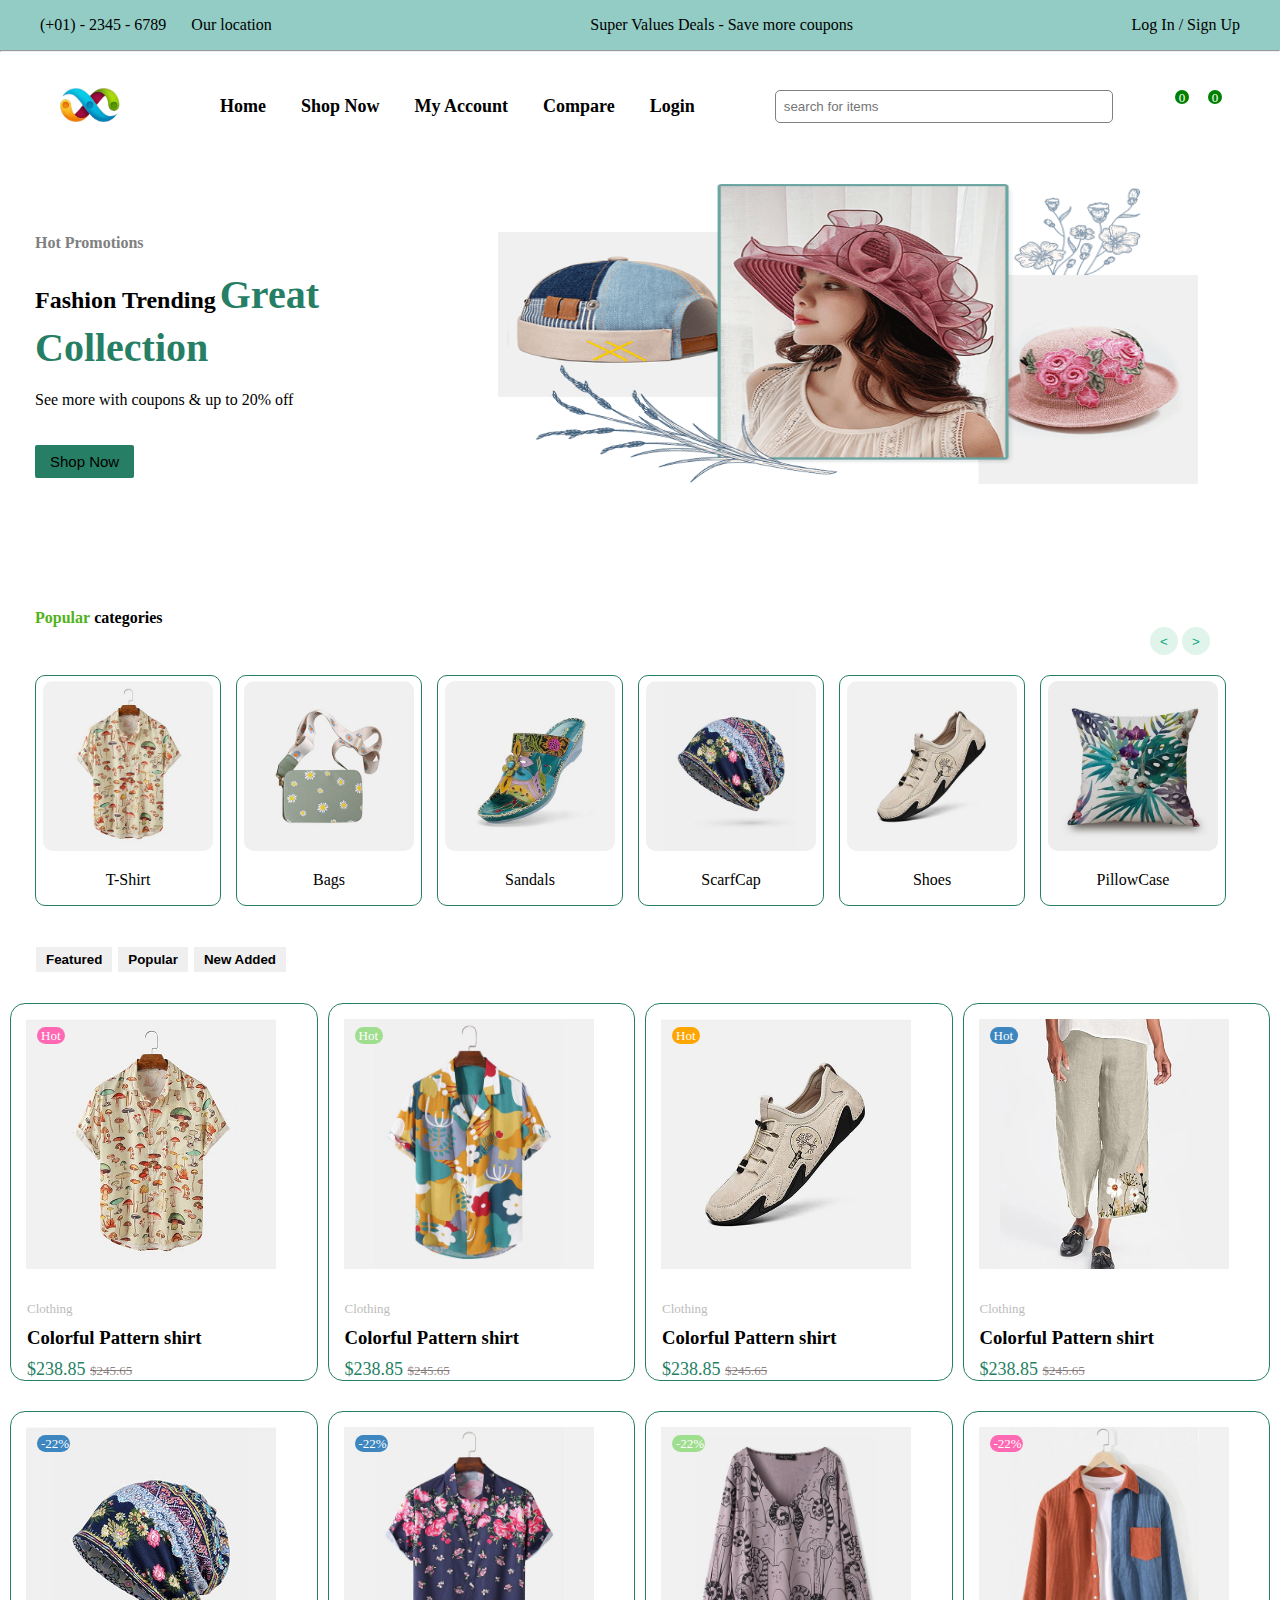
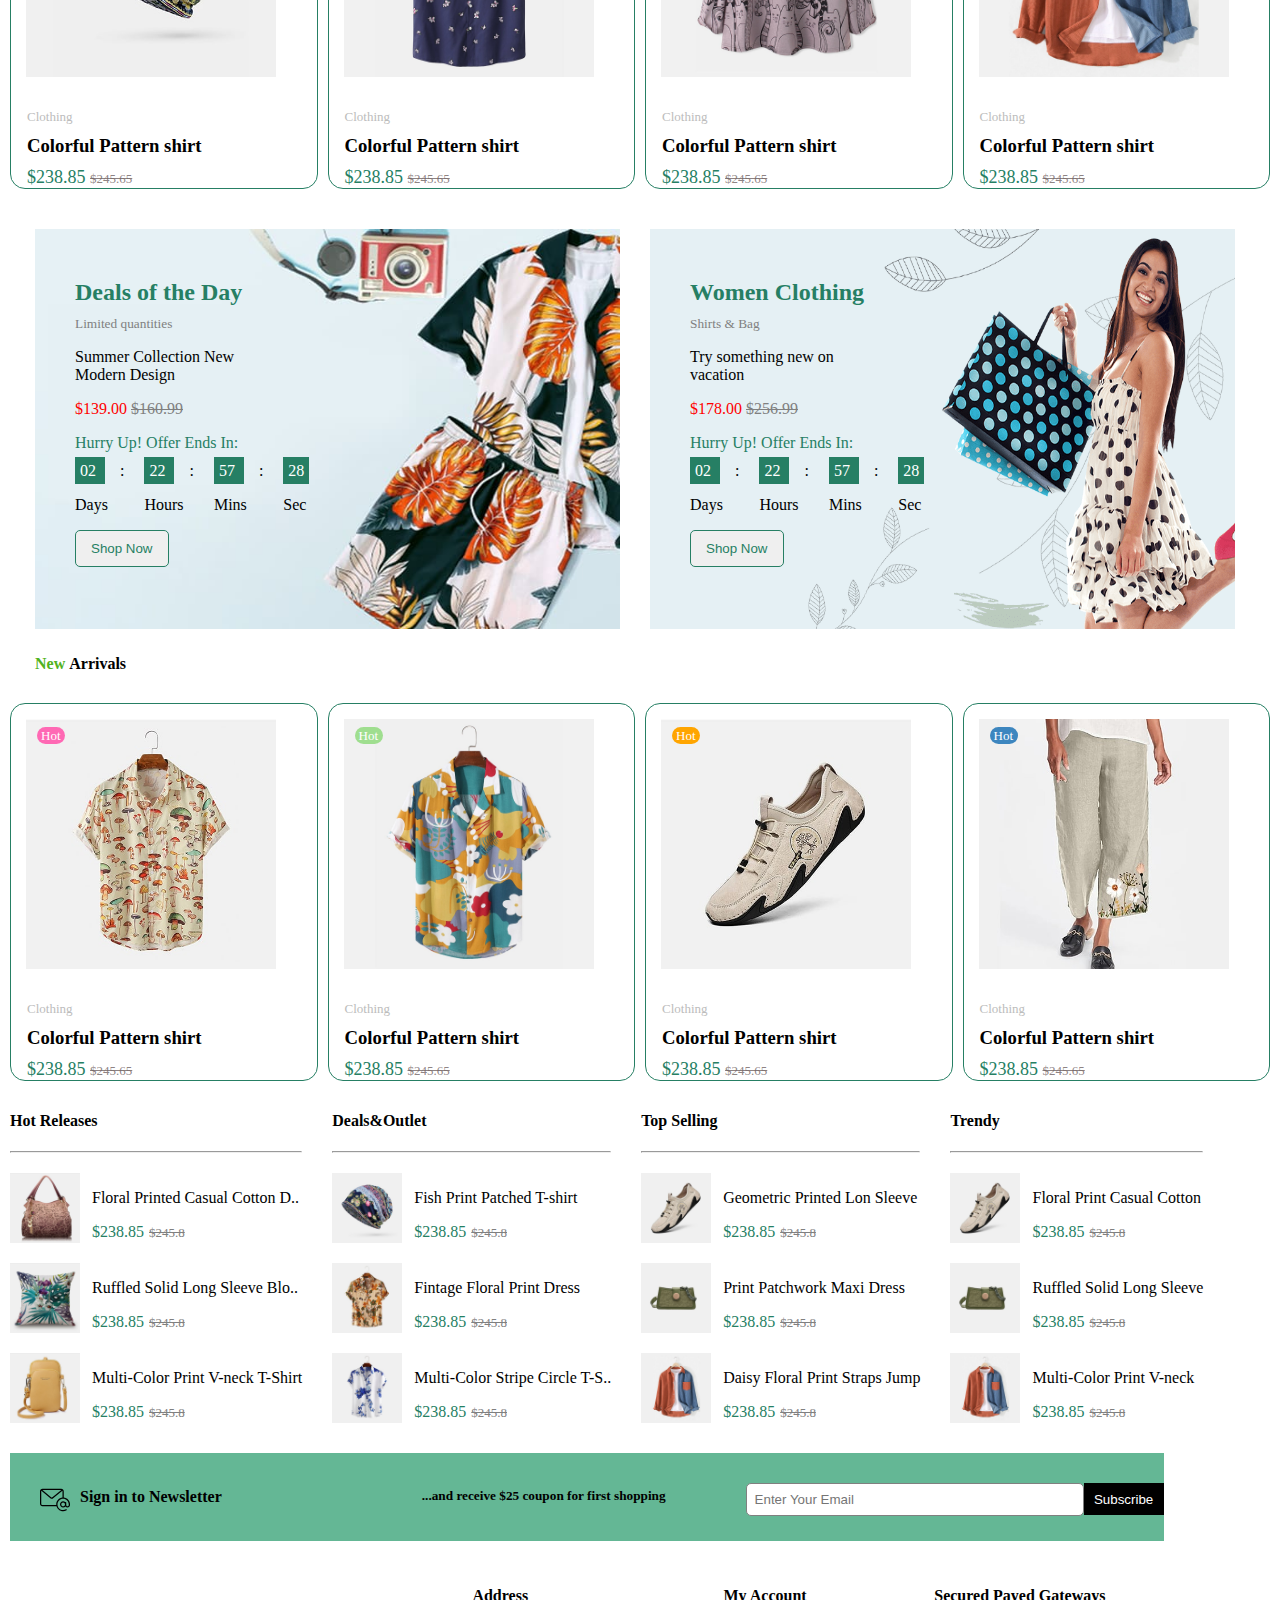
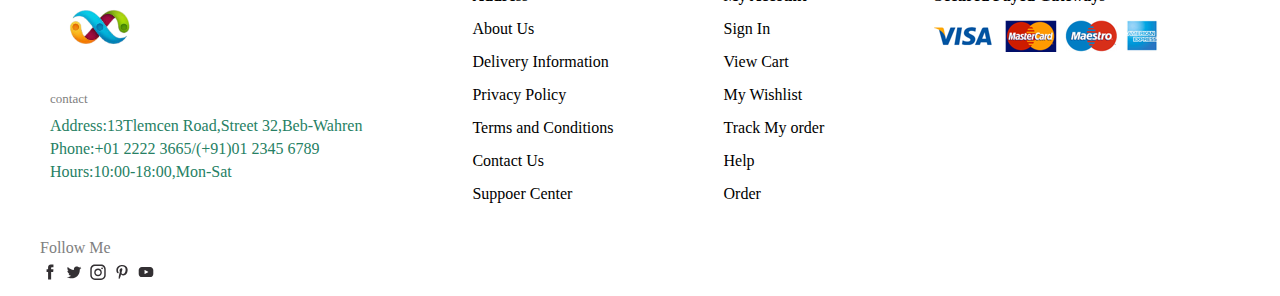
<file: homepage/index.html>
<!DOCTYPE html>
<html lang="en">
<head>
    <meta charset="UTF-8">
    <meta name="viewport" content="width=device-width, initial-scale=1.0">
    <title>Clothing Ecom</title>
    <link rel="stylesheet" href="./style.css">
    <link rel="stylesheet" href="https://cdnjs.cloudflare.com/ajax/libs/font-awesome/6.5.1/css/all.min.css" integrity="sha512-DTOQO9RWCH3ppGqcWaEA1BIZOC6xxalwEsw9c2QQeAIftl+Vegovlnee1c9QX4TctnWMn13TZye+giMm8e2LwA==" crossorigin="anonymous" referrerpolicy="no-referrer" />
</head>
<body>
    
    <div class="total">
        <div class="top">
            <div class="number">
                <p>(+01) - 2345 - 6789</p>
                <p>Our location</p>
            </div>
            <p>Super Values Deals - Save more coupons</p>
            <p>Log In / Sign Up</p> 
        </div>
        <hr style="margin-top: 0px;">
        <header>
            <div class="header">
                <div class="logo">
                    <a href="../homepage/index.html"><img src="../assets/logo.png" alt="logo" height="80px" width="100px"></a>
                </div>
                <div class="nav">
                    <ul>
                        <li><a href="../homepage/index.html" target="_blank">Home</a></li>
                        <li><a href="../shopnowpage/index.html" target="_blank">Shop Now</a></li>
                        <li><a href="../myaccount/index.html" target="_blank">My Account</a></li>
                        <li><a href="../comparepage/index.html" target="_blank">Compare</a></li>
                        <li><a href="../loginpage/index.html" target="blank">Login</a></li>
                    </ul>
                </div>
                <div class="icons">
                    <input type="text" placeholder="search for items">
                    <button class="button"><i class="fa-solid fa-magnifying-glass"></i></button>
                    <button class="button"><a href="../wishlist page/index.html"><i class="fa-regular fa-heart"></a></i></button>
                    <button class="button"><a href="../cartpage/index.html"><i class="fa-solid fa-bag-shopping"></a></i></button>
                </div>
            </div>
            <div class="notification">
                <p class="not1">0</p>
                <p class="not2">0</p>
            </div>
        </header>
        <section>
<div class="Fashion">
    <div class="heading">
        <h4>Hot Promotions</h4>
        <h2>Fashion Trending</h2>
        <h1>Great Collection</h1>
        <p>See more with coupons & up to 20% off</p>
        <button><a href="../shopnowpage/index.html"></a>Shop Now</button>
    </div>
    <div class="homeimage">
        <img src="../assets/home-img.png" alt="homeimage" height="300px" width="700px">
    </div>  
</div>
<div class="line1">
    <div>
        <h4 class="popular">Popular</h4>
        <h4 class="categories">categories</h4>
    </div>
    <div class="sidebuttons">
        <button class="lessthan"><</button>
        <button class="greaterthan">></button>
    </div>
</div>  
<div class="card1">
    <div class="category 1">
        <a href="../shopnowpage/index.html"><img src="../assets/category-1.jpg" alt="category-1" height="170px" width="170px"></a>
        <p>T-Shirt</p>
    </div>
    <div class="category 2">
        <a href="../shopnowpage/index.html"><img src="../assets/category-2.jpg" alt="category-2" height="170px" width="170px"></a>
        <p>Bags</p>
    </div>
    <div class="category 3">
        <a href="../shopnowpage/index.html"><img src="../assets/category-3.jpg" alt="category-3" height="170px" width="170px"></a>
        <p>Sandals</p>
    </div>
    <div class="category 4">
        <a href="../shopnowpage/index.html"><img src="../assets/category-4.jpg" alt="category-4" height="170px" width="170px"></a>
        <p>ScarfCap</p>
    </div>
    <div class="category 5">
        <a href="../shopnowpage/index.html"><img src="../assets/category-5.jpg" alt="category-5"height="170px" width="170px"></a>
        <p>Shoes</p>
    </div>
    <div class="category 6">
        <a href="../shopnowpage/index.html"><img src="../assets/category-6.jpg" alt="category-6" height="170px" width="170px"></a>
        <p>PillowCase</p>
    </div>
    </div>
</div>
    <div class="line2">
        <button class="Feature 1">Featured</button>
        <button class="Feature 2">Popular</button>
        <button class="Feature 3">New Added</button>
    </div>
    <div class="card2">
        <div class="New">
            <div class="new-header">
                <a href="../detailpage1/index.html"><img src="../assets/category-1.jpg" alt="category-1" height="250px" width="250px"></a>
                <a href="../detailpage1/index.html"><img  class= "reverse" src="../assets/product-1-2.jpg" alt="reverese"height="250px" width="250px"></a >
                <p class="Hot1">Hot</p>
                
                    
    
            </div>
            <p>Clothing</p>
            <h3>Colorful Pattern shirt</h3>
            <div class="star-icon">
                <i class="fa-regular fa-star"></i>
                <i class="fa-regular fa-star"></i>
                <i class="fa-regular fa-star"></i>
                <i class="fa-regular fa-star"></i>
                <i class="fa-regular fa-star"></i>
            </div>
            <span>$238.85 <strike>$245.65</strike></span>
            <span class="shopping-bag"><i class="fa-solid fa-bag-shopping"></i></span>
        </div>
        <div class="New">
            <div class="new-header">
                <a href="../detailpage1/index.html"><img src="../assets/product-2-1.jpg" alt="category-2" height="250px" width="250px"></a>
                <a href="../detailpage1/index.html"><img class="reverse" src="../assets/product-2-2.jpg" alt="category-2" height="250px" width="250px"></a>
                <p class="Hot2">Hot</p>
            </div>
            <p>Clothing</p>
            <h3>Colorful Pattern shirt</h3>
            <div class="star-icon">
                <i class="fa-regular fa-star"></i>
                <i class="fa-regular fa-star"></i>
                <i class="fa-regular fa-star"></i>
                <i class="fa-regular fa-star"></i>
                <i class="fa-regular fa-star"></i>
            </div>
            <span>$238.85 <strike>$245.65</strike></span>
            <span class="shopping-bag"><i class="fa-solid fa-bag-shopping"></i></span>
        </div>
        <div class="New">
            <div class="new-header">
                <a href="../detailpage1/index.html"><img src="../assets/category-5.jpg" alt="category-3" height="250px" width="250px"></a>
                <a href="../detailpage1/index.html"><img class="reverse" src="../assets/product-3-2.jpg" alt="category-2" height="250px" width="250px"></a>
                <p class="Hot3">Hot</p>
            </div>
            <p>Clothing</p>
            <h3>Colorful Pattern shirt</h3>
            <div class="star-icon">
                <i class="fa-regular fa-star"></i>
                <i class="fa-regular fa-star"></i>
                <i class="fa-regular fa-star"></i>
                <i class="fa-regular fa-star"></i>
                <i class="fa-regular fa-star"></i>
            </div>
            <span>$238.85 <strike>$245.65</strike></span>
            <span class="shopping-bag"><i class="fa-solid fa-bag-shopping"></i></span>
        </div>
        <div class="New">
            <div class="new-header">
                <a href="../detailpage1/index.html"><img src="../assets/category-7.jpg" alt="category-4" height="250px" width="250px"></a>
                <a href="../detailpage1/index.html"><img class="reverse" src="../assets/product-4-2.jpg" alt="category-2" height="250px" width="250px"></a>
                <p class="Hot4">Hot</p>
            </div>
            <p>Clothing</p>
            <h3>Colorful Pattern shirt</h3>
            <div class="star-icon">
                <i class="fa-regular fa-star"></i>
                <i class="fa-regular fa-star"></i>
                <i class="fa-regular fa-star"></i>
                <i class="fa-regular fa-star"></i>
                <i class="fa-regular fa-star"></i>
            </div>
            <span>$238.85 <strike>$245.65</strike></span>
            <span class="shopping-bag"><i class="fa-solid fa-bag-shopping"></i></span>
        </div>
        <div class="New">
            <div class="new-header">
                <a href="../detailpage1/index.html"><img src="../assets/category-4.jpg" alt="category-5" height="250px" width="250px"></a>
                <a href="../detailpage1/index.html"><img class="reverse" src="../assets/product-5-2.jpg" alt="category-2" height="250px" width="250px"></a>
                <p class="Hot5">-22%</p>
            </div>
            <p>Clothing</p>
            <h3>Colorful Pattern shirt</h3>
            <div class="star-icon">
                <i class="fa-regular fa-star"></i>
                <i class="fa-regular fa-star"></i>
                <i class="fa-regular fa-star"></i>
                <i class="fa-regular fa-star"></i>
                <i class="fa-regular fa-star"></i>
            </div>
            <span>$238.85 <strike>$245.65</strike></span>
            <span class="shopping-bag"><i class="fa-solid fa-bag-shopping"></i></span>
        </div>
        <div class="New">
            <div class="new-header">
                <a href="../detailpage1/index.html"><img src="../assets/product-6-1.jpg" alt="category-6" height="250px" width="250px"></a>
                <a href="../detailpage1/index.html"><img class="reverse" src="../assets/product-6-2.jpg" alt="category-2" height="250px" width="250px"></a>
                <p class="Hot6">-22%</p>
            </div>
            <p>Clothing</p>
            <h3>Colorful Pattern shirt</h3>
            <div class="star-icon">
                <i class="fa-regular fa-star"></i>
                <i class="fa-regular fa-star"></i>
                <i class="fa-regular fa-star"></i>
                <i class="fa-regular fa-star"></i>
                <i class="fa-regular fa-star"></i>
            </div>
            <span>$238.85 <strike>$245.65</strike></span>
            <span class="shopping-bag"><i class="fa-solid fa-bag-shopping"></i></span>
        </div>
        <div class="New">
            <div class="new-header">
                <a href="../detailpage1/index.html"><img src="../assets/product-7-1.jpg" alt="category-7" height="250px" width="250px"></a>
                <a href="../detailpage1/index.html"><img class="reverse" src="../assets/product-7-2.jpg" alt="category-2" height="250px" width="250px"></a>
                <p class="Hot7">-22%</p>
            </div>
            <p>Clothing</p>
            <h3>Colorful Pattern shirt</h3>
            <div class="star-icon">
                <i class="fa-regular fa-star"></i>
                <i class="fa-regular fa-star"></i>
                <i class="fa-regular fa-star"></i>
                <i class="fa-regular fa-star"></i>
                <i class="fa-regular fa-star"></i>
            </div>
            <span>$238.85 <strike>$245.65</strike></span>
            <span class="shopping-bag"><i class="fa-solid fa-bag-shopping"></i></span>
        </div>
        <div class="New">
            <div class="new-header">
                <a href="../detailpage1/index.html"><img src="../assets/product-8-1.jpg" alt="category-8" height="250px" width="250px"></a>
                <a href="../detailpage1/index.html"><img class="reverse" src="../assets/product-8-2.jpg" alt="category-2" height="250px" width="250px"></a>
                <p class="Hot8">-22%</p>
            </div>
            <p>Clothing</p>
            <h3>Colorful Pattern shirt</h3>
            <div class="star-icon">
                <i class="fa-regular fa-star"></i>
                <i class="fa-regular fa-star"></i>
                <i class="fa-regular fa-star"></i>
                <i class="fa-regular fa-star"></i>
                <i class="fa-regular fa-star"></i>
            </div>
            <span>$238.85 <strike>$245.65</strike></span>
            <span class="shopping-bag"><i class="fa-solid fa-bag-shopping"></i></span>
        </div>
    </div>
        <div class="deals">
            <div class="deal 1">
                <a href="../detailpage1/index.html"><img src="../assets/deals-1.jpg" alt="deals-1" height="400px" width="585px"></a>
                <div class="Hurry">
                    <h2>Deals of the Day</h2>
                    <p class="para1">Limited quantities</p>
                    <p class="para2">Summer Collection New<br>Modern Design</p>
                    <span>$139.00 <strike>$160.99</strike></span>
                    <p class="para3">Hurry Up! Offer Ends In:</p>
                    <div class="timer">
                        <div>
                            <span class="time">02 </span>
                            <span class="semicolon">:</span>
                            <p>Days</p>
                        </div>
                        <div>
                            <span class="time">22 </span>
                            <span class="semicolon">:</span>
                            <p>Hours</p>
                        </div>
                        <div>
                            <span class="time">57 </span>
                            <span class="semicolon">:</span>
                            <p>Mins</p>
                        </div>
                        <div>
                            <span class="time">28 </span>
                            <p>Sec</p>
                        </div>
                    </div>
                    <button><a href="../shopnowpage/index.html"></a>Shop Now</button>
                </div>
            </div>
            <div class="deal 2">
                <img src="../assets/deals-2.png" alt="deals-2" height="400px" width="585px">
                <div class="Hurry">
                    <h2>Women Clothing</h2>
                    <p class="para1">Shirts & Bag</p>
                    <p class="para2">Try something new on <br> vacation</p>
                    <span>$178.00 <strike>$256.99</strike></span>
                    <p class="para3">Hurry Up! Offer Ends In:</p>
                    <div class="timer">
                        <div>
                            <span class="time">02 </span>
                            <span class="semicolon">:</span>
                            <p>Days</p>
                        </div>
                        <div>
                            <span class="time">22 </span>
                            <span class="semicolon">:</span>
                            <p>Hours</p>
                        </div>
                        <div>
                            <span class="time">57 </span>
                            <span class="semicolon">:</span>
                            <p>Mins</p>
                        </div>
                        <div>
                            <span class="time">28 </span>
                            <p>Sec</p>
                        </div> 
                    </div>
                    <button><a href="../shopnowpage/index.html"></a>Shop Now</button>
                </div>
            </div>
        </div>
        <div class="line3">
            <h4 class="popular">New</h4>
            <h4 class="categories">Arrivals</h4>
        </div>
        <div class="card2">
            <div class="New">
                <div class="new-header">
                    <img src="../assets/category-1.jpg" alt="category-1" height="250px" width="250px">
                    <img class="reverse" src="../assets/product-1-2.jpg" alt="category-2" height="250px" width="250px"></a>
                    <p class="Hot1">Hot</p>
                </div>
                <p>Clothing</p>
                <h3>Colorful Pattern shirt</h3>
                <div class="star-icon">
                    <i class="fa-regular fa-star"></i>
                    <i class="fa-regular fa-star"></i>
                    <i class="fa-regular fa-star"></i>
                    <i class="fa-regular fa-star"></i>
                    <i class="fa-regular fa-star"></i>
                </div>
                <span>$238.85 <strike>$245.65</strike></span>
            </div>
            <div class="New">
                <div class="new-header">
                    <img src="../assets/product-2-1.jpg" alt="category-2" height="250px" width="250px">
                    <img class="reverse" src="../assets/product-2-2.jpg" alt="category-2" height="250px" width="250px"></a>
                    <p class="Hot2">Hot</p>
                </div>
                <p>Clothing</p>
                <h3>Colorful Pattern shirt</h3>
                <div class="star-icon">
                    <i class="fa-regular fa-star"></i>
                    <i class="fa-regular fa-star"></i>
                    <i class="fa-regular fa-star"></i>
                    <i class="fa-regular fa-star"></i>
                    <i class="fa-regular fa-star"></i>
                </div>
                <span>$238.85 <strike>$245.65</strike></span>
            </div>
            <div class="New">
                <div class="new-header">
                    <img src="../assets/category-5.jpg" alt="category-3" height="250px" width="250px">
                    <img class="reverse" src="../assets/product-3-2.jpg" alt="category-2" height="250px" width="250px"></a>
                    
                    <p class="Hot3">Hot</p>
                </div>
                <p>Clothing</p>
                <h3>Colorful Pattern shirt</h3>
                <div class="star-icon">
                    <i class="fa-regular fa-star"></i>
                    <i class="fa-regular fa-star"></i>
                    <i class="fa-regular fa-star"></i>
                    <i class="fa-regular fa-star"></i>
                    <i class="fa-regular fa-star"></i>
                </div>
                <span>$238.85 <strike>$245.65</strike></span>
            </div>
            <div class="New">
                <div class="new-header">
                    <img src="../assets/category-7.jpg" alt="category-4" height="250px" width="250px">
                    <img class="reverse" src="../assets/product-4-2.jpg" alt="category-2" height="250px" width="250px"></a>
                    <p class="Hot4">Hot</p>
                </div>
                <p>Clothing</p>
                <h3>Colorful Pattern shirt</h3>
                <div class="star-icon">
                    <i class="fa-regular fa-star"></i>
                    <i class="fa-regular fa-star"></i>
                    <i class="fa-regular fa-star"></i>
                    <i class="fa-regular fa-star"></i>
                    <i class="fa-regular fa-star"></i>
                </div>
                <span>$238.85 <strike>$245.65</strike></span>
            </div>
            <div class="line4">
                <div class="showcase">
                    <h4>Hot Releases</h4><hr>
                    <div class="showcaseimg">
                        <img src="../assets/showcase-img-1 (1).jpg" alt="showcase-img-1" height="70px" width="70px">
                        <div class="arivals">
                            <p>Floral Printed Casual Cotton D..</p>
                            <span>$238.85<strike>$245.8</strike></span>
                        </div>
                    </div>
                    <div class="showcaseimg">
                        <img src="../assets/showcase-img-2 (1).jpg" alt="showcase-img-2" height="70px" width="70px">
                        <div class="arivals">
                            <p>Ruffled Solid Long Sleeve Blo..</p>
                            <span>$238.85<strike>$245.8</strike></span>
                        </div><br>
                    </div>
                    <div class="showcaseimg">
                        <img src="../assets/showcase-img-3 (1).jpg" alt="showcase-img-3" height="70px" width="70px">
                        <div class="arivals">
                            <p>Multi-Color Print V-neck T-Shirt</p>
                            <span>$238.85<strike>$245.8</strike></span>
                        </div>
                    </div>
                </div>
                <div class="showcase">
                    <h4>Deals&Outlet</h4><hr>
                    <div class="showcaseimg">
                        <img src="../assets/showcase-img-4.jpg" alt="showcase-img-4" height="70px" width="70px">
                        <div class="arivals">
                            <p>Fish Print Patched T-shirt</p>
                            <span>$238.85<strike>$245.8</strike></span>
                        </div>
                    </div>
                    <div class="showcaseimg">
                        <img src="../assets/showcase-img-5.jpg" alt="showcase-img-5" height="70px" width="70px">
                        <div class="arivals">
                            <p>Fintage Floral Print Dress</p>
                            <span>$238.85<strike>$245.8</strike></span>
                        </div>
                    </div>
                    <div class="showcaseimg">
                        <img src="../assets/showcase-img-6.jpg" alt="showcase-img-6" height="70px" width="70px">
                        <div class="arivals">
                            <p>Multi-Color Stripe Circle T-S..</p>
                            <span>$238.85<strike>$245.8</strike></span>
                        </div>
                    </div>
                </div>
                <div class="showcase">
                    <h4>Top Selling</h4><hr>
                    <div class="showcaseimg">
                        <img src="../assets/showcase-img-7.jpg" alt="showcase-img-7" height="70px" width="70px">
                        <div class="arivals">
                            <p>Geometric Printed Lon Sleeve</p>
                            <span>$238.85<strike>$245.8</strike></span>
                        </div>
                    </div>
                    <div class="showcaseimg">
                        <img src="../assets/showcase-img-8.jpg" alt="showcase-img-8" height="70px" width="70px">
                        <div class="arivals">
                            <p>Print Patchwork Maxi Dress</p>
                            <span>$238.85<strike>$245.8</strike></span>
                        </div>
                    </div>
                    <div class="showcaseimg">
                        <img src="../assets/showcase-img-9.jpg" alt="showcase-img-9" height="70px" width="70px">
                        <div class="arivals">
                            <p>Daisy Floral Print Straps Jump</p>
                            <span>$238.85<strike>$245.8</strike></span>
                        </div>
                    </div>
                </div>
                <div class="showcase">
                    <h4>Trendy</h4><hr>
                    <div class="showcaseimg">
                        <img src="../assets/showcase-img-7.jpg" alt="showcase-img-10" height="70px" width="70px">
                        <div class="arivals">
                            <p>Floral Print Casual Cotton</p>
                            <span>$238.85<strike>$245.8</strike></span>
                        </div>
                    </div>
                    <div class="showcaseimg">
                        <img src="../assets/showcase-img-8.jpg" alt="showcase-img-11" height="70px" width="70px">
                        <div class="arivals">
                            <p>Ruffled Solid Long Sleeve</p>
                            <span>$238.85<strike>$245.8</strike></span>
                        </div>
                    </div>
                    <div class="showcaseimg">
                        <img src="../assets/showcase-img-9.jpg" alt="showcase-img-12" height="70px" width="70px">
                        <div class="arivals">
                            <p>Multi-Color Print V-neck</p>
                            <span>$238.85<strike>$245.8</strike></span>
                        </div>
                    </div>
                </div>
            </div>
    </section>
<footer>
    <div class="footer-head">
        <img src="../assets/icon-email.svg" alt="icon-email" height="30px" width="30px">
        <h4>Sign in to Newsletter</h4>
        <h5>...and receive $25 coupon for first shopping</h5>
        <input type="text" placeholder="Enter Your Email">
        <button>Subscribe</button>
    </div>
    <div class="footer">
        <ul class="footer-body">
            <li><img src="../assets/logo.png" alt="logo" height="80px" width="100px"></li>
            <li id="contact">contact</li>
            <li id="Address">Address:13Tlemcen Road,Street 32,Beb-Wahren</li>
            <li id="Address">Phone:+01 2222 3665/(+91)01 2345 6789</li>
            <li id="Address">Hours:10:00-18:00,Mon-Sat</li>
        </ul>
        <ul class="footer-body">
            <li id="head">Address</li>
            <li id="info">About Us</li>
            <li id="info">Delivery Information</li>
            <li id="info">Privacy Policy</li>
            <li id="info">Terms and Conditions</li>
            <li id="info">Contact Us</li>
            <li id="info">Suppoer Center</li>
        </ul>
        <ul class="footer-body">
            <li id="head">My Account</li>
            <li id="info">Sign In</li>
            <li id="info">View Cart</li>
            <li id="info">My Wishlist</li>
            <li id="info">Track My order</li>
            <li id="info">Help</li>
            <li id="info">Order</li>
        </ul>
        <ul class="footer-body">
            <li id="head">Secured Payed Gateways</li>
            <li><img src="../assets/payment-method.png" alt=""></li>
        </ul>
    </div>
    <div class="Follow">
        <p>Follow Me</p>
        <div class="image">
            <img src="../assets//icon-facebook.svg" alt="facebook" height="20x" width="20px">
            <img src="../assets/icon-twitter.svg" alt="twitter" height="20x" width="20px">
            <img src="../assets/icon-instagram.svg" alt="instagram" height="20x" width="20px"> 
            <img src="../assets/icon-pinterest.svg" alt="pintrest" height="20x" width="20px">
            <img src="../assets/icon-youtube.svg" alt="youtube" height="20x" width="20px">
        </div>
    </div>
</footer>
</body>
</html>
</file>
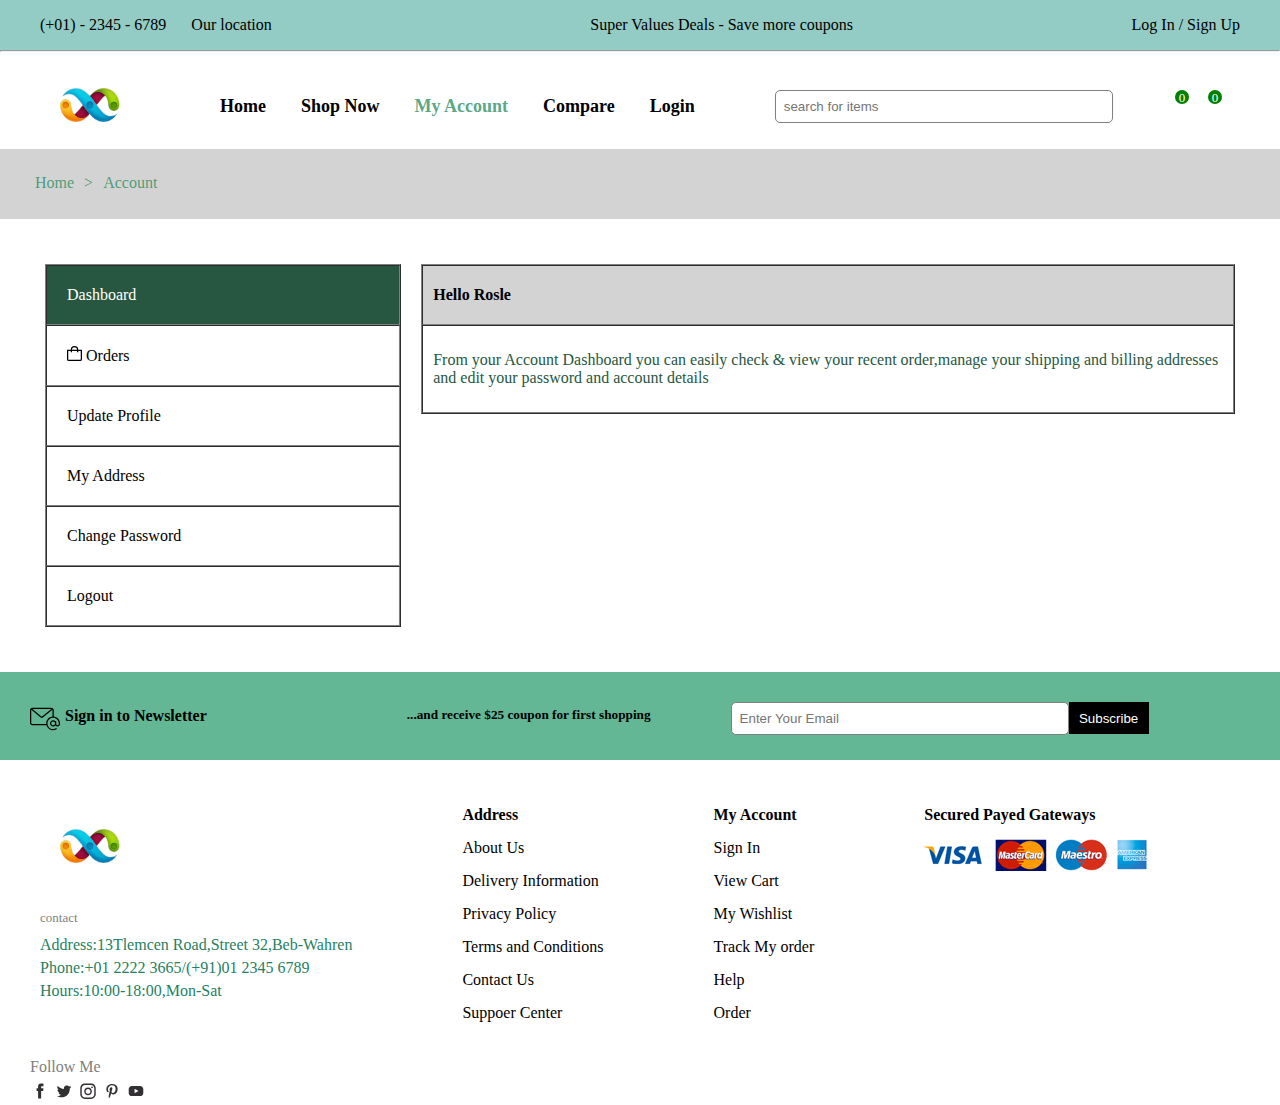
<file: myaccount/index.html>
<!DOCTYPE html>
<html lang="en">
<head>
    <meta charset="UTF-8">
    <meta name="viewport" content="width=device-width, initial-scale=1.0">
    <title>AccountPage</title>
    <link rel="stylesheet" href="./style.css">
    <link rel="stylesheet" href="https://cdnjs.cloudflare.com/ajax/libs/font-awesome/6.5.1/css/all.min.css" integrity="sha512-DTOQO9RWCH3ppGqcWaEA1BIZOC6xxalwEsw9c2QQeAIftl+Vegovlnee1c9QX4TctnWMn13TZye+giMm8e2LwA==" crossorigin="anonymous" referrerpolicy="no-referrer" />
</head>
<body>
    <div class="total">
        <div class="top">
            <div class="number">
                <p>(+01) - 2345 - 6789</p>
                <p>Our location</p>
            </div>
            <p>Super Values Deals - Save more coupons</p>
            <p>Log In / Sign Up</p> 
        </div>
        <hr style="margin-top: 0px;">
    <header>
        <div class="logo">
            <a href="../homepage/index.html"><img src="../assets/logo.png" alt="logo" height="80px" width="100px"></a>
        </div>
        <div class="nav">
            <ul>
                <li><a href="../homepage/index.html">Home</a></li>
                <li><a href="../shopnowpage/index.html">Shop Now</a></li>
                <li><a class="Account" href="../myaccount/index.html">My Account</a></li>
                <li><a href="../comparepage/index.html">Compare</a></li>
                <li><a href="../loginpage/index.html">Login</a></li>
            </ul>
        </div>
        <div class="icons">
            <input type="text" placeholder="search for items">
            <button class="button"><i class="fa-solid fa-magnifying-glass"></i></button>
            <button class="button"><a href="../wishlist page/index.html"><i class="fa-regular fa-heart"></a></i></button>
                <button class="button"><a href="../cartpage/index.html"><i class="fa-solid fa-bag-shopping"></a></i></button>
        </div>
        <div class="notification">
            <p class="not1">0</p>
            <p class="not2">0</p>
        </div>
    </header>
    <div class="Page">
        <p class="home">Home</p>
        <p>></p>
        <p>Account</p>
    </div>
    <main>
        <table class="table1" border="1px solid black" cellspacing="0" cellpadding="20px" >
            <tr>
                <td style="background-color: rgb(39, 87, 65); color: white;"><i class="fa-solid fa-sliders"></i>  Dashboard</td>
            </tr>
            <tr>
                <td><img src="../assets/icon-cart.svg" alt="cart-icon" width="15px" height="15px">  Orders</td>
            </tr>
            <tr>
                <td><i class="fa-regular fa-user"></i>  Update Profile</td></tr>
            <tr>
                <td><i class="fa-solid fa-location-dot"></i>  My Address</td>
            </tr>
            <tr>
                <td><i class="fa-solid fa-sliders"></i>  Change Password</td>
            </tr>
            <tr>
                <td><i class="fa-solid fa-arrow-right-from-bracket"></i>  Logout</td>
            </tr>
        </table>
        <table class="table2" border="1" cellspacing="0" cellpadding="10px">
            <tr>
                <td style="background-color: lightgrey;font-weight: bold;">Hello Rosle</td>
            </tr>
            <tr>
                <td style="color:rgb(39, 87, 65);">From your Account Dashboard you can easily check & view your recent order,manage your shipping and billing addresses and edit your password and account details </td>
            </tr>
        </table>
    </main> 
    <footer>
        <div class="footer-head">
            <img src="../assets/icon-email.svg" alt="icon-email" height="30px" width="30px">
            <h4>Sign in to Newsletter</h4>
            <h5>...and receive $25 coupon for first shopping</h5>
            <input type="text" placeholder="Enter Your Email">
            <button>Subscribe</button>
        </div>
        <div class="footer">
            <ul class="footer-body">
                <li><img src="../assets/logo.png" alt="logo" height="80px" width="100px"></li>
                <li id="contact">contact</li>
                <li id="Address">Address:13Tlemcen Road,Street 32,Beb-Wahren</li>
                <li id="Address">Phone:+01 2222 3665/(+91)01 2345 6789</li>
                <li id="Address">Hours:10:00-18:00,Mon-Sat</li>
            </ul>
            <ul class="footer-body">
                <li id="head">Address</li>
                <li id="info">About Us</li>
                <li id="info">Delivery Information</li>
                <li id="info">Privacy Policy</li>
                <li id="info">Terms and Conditions</li>
                <li id="info">Contact Us</li>
                <li id="info">Suppoer Center</li>
            </ul>
            <ul class="footer-body">
                <li id="head">My Account</li>
                <li id="info">Sign In</li>
                <li id="info">View Cart</li>
                <li id="info">My Wishlist</li>
                <li id="info">Track My order</li>
                <li id="info">Help</li> 
                <li id="info">Order</li>
            </ul>
            <ul class="footer-body">
                <li id="head">Secured Payed Gateways</li>
                <li><img src="../assets/payment-method.png" alt=""></li>
            </ul>
        </div>
        <div class="Follow">
            <p>Follow Me</p>
            <div class="image">
                <img src="../assets/icon-facebook.svg" alt="facebook" height="20x" width="20px">
                <img src="../assets/icon-twitter.svg" alt="twitter" height="20x" width="20px">
                <img src="../assets/icon-instagram.svg" alt="instagram" height="20x" width="20px"> 
                <img src="../assets//icon-pinterest.svg" alt="pintrest" height="20x" width="20px">
                <img src="../assets/icon-youtube.svg" alt="youtube" height="20x" width="20px">
            </div>
        </div>
    </footer>
</body>
</html>
</file>
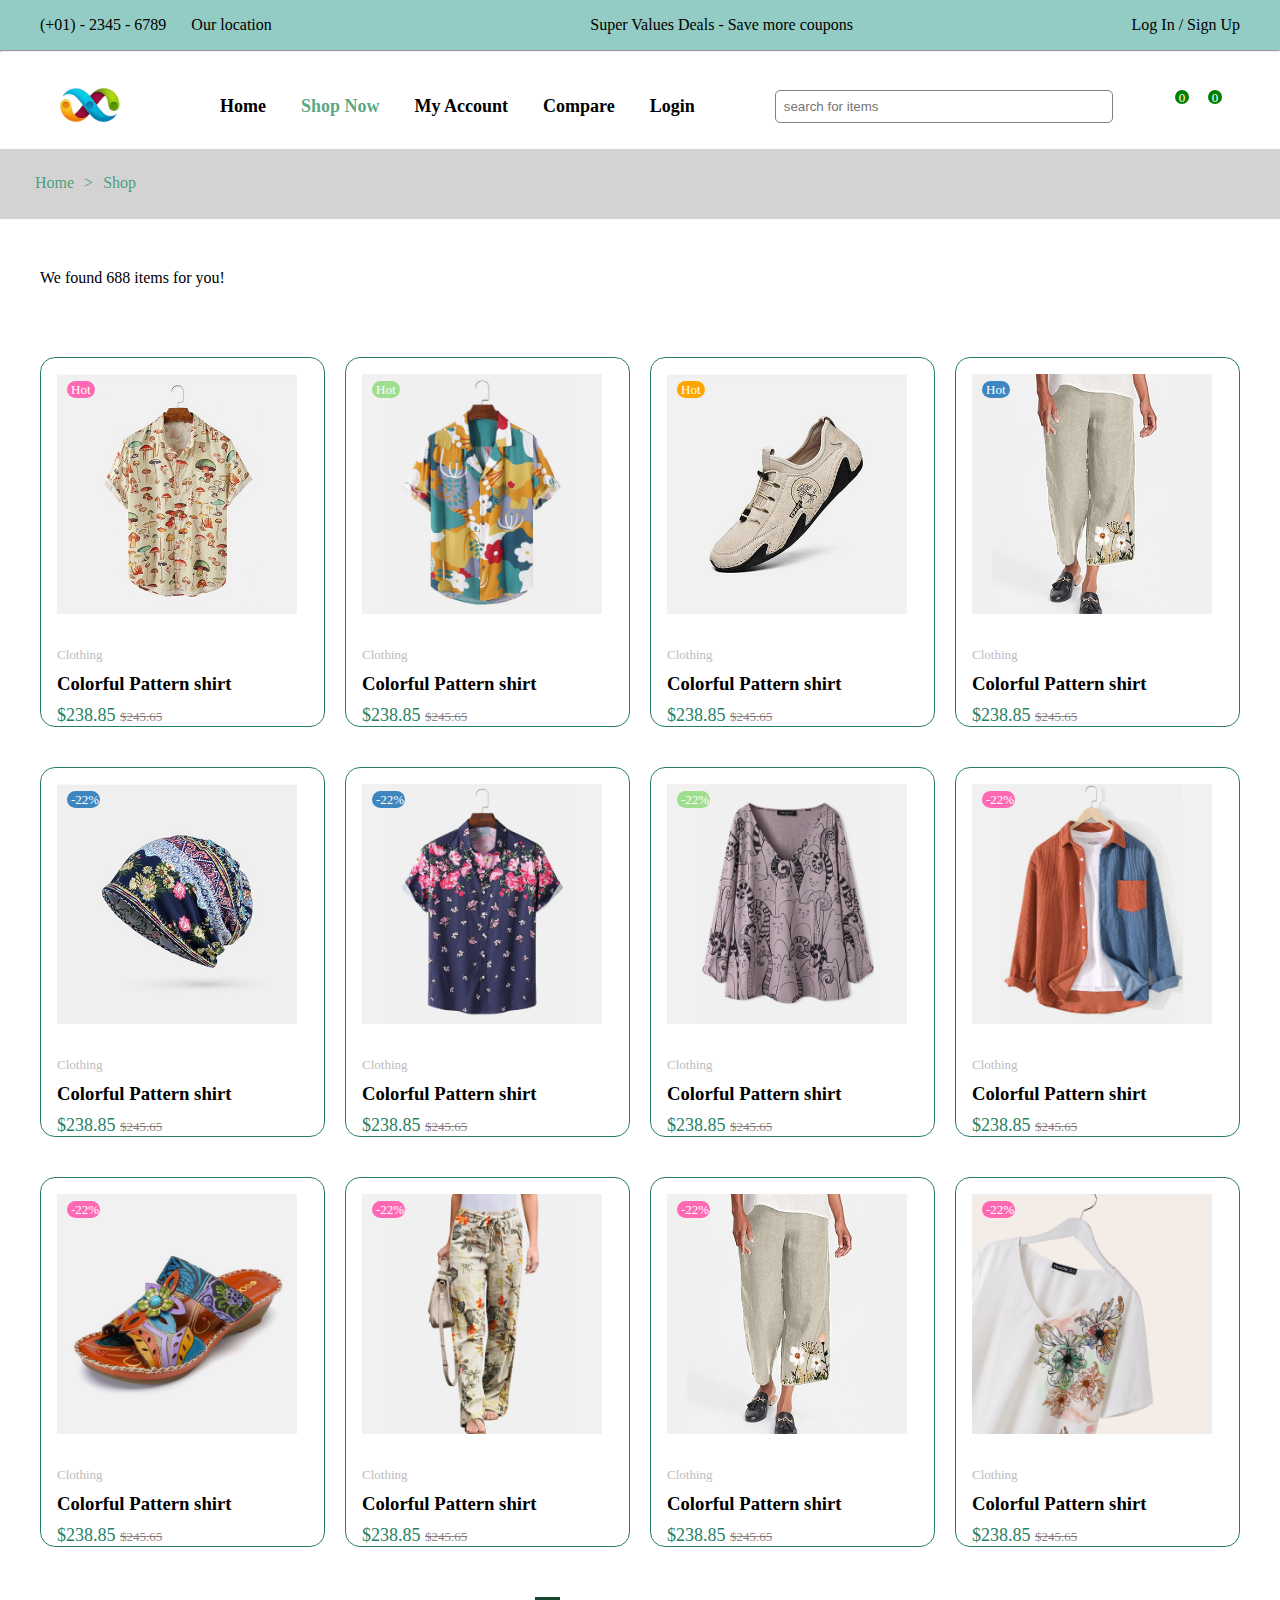
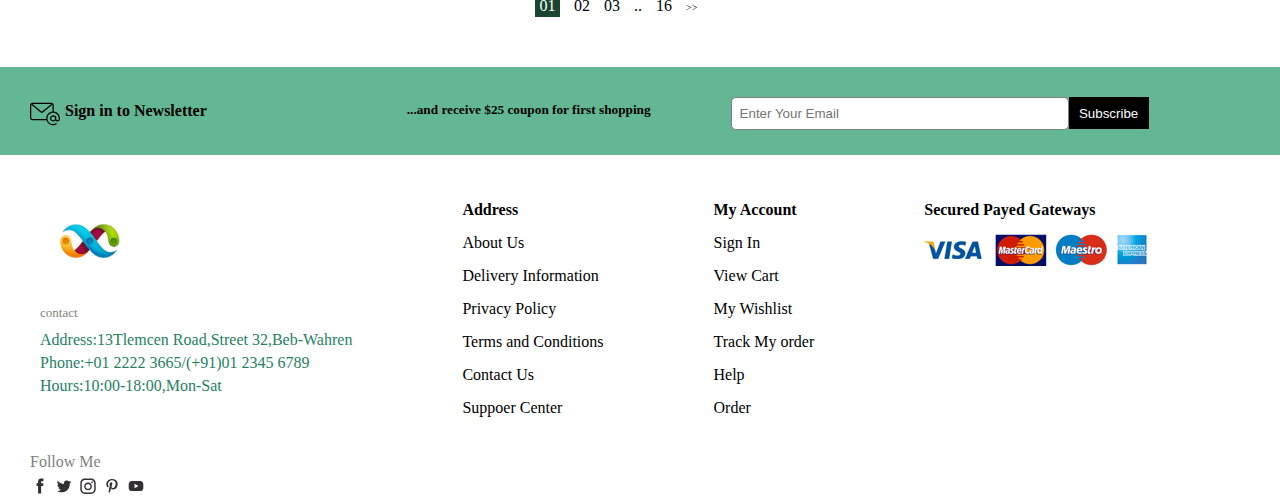
<file: shopnowpage/index.html>
<!DOCTYPE html>
<html lang="en">
<head>
    <meta charset="UTF-8">
    <meta name="viewport" content="width=device-width, initial-scale=1.0">
    <title>ShopNowPage</title>
    <link rel="stylesheet" href="./style.css">
    <link rel="stylesheet" href="https://cdnjs.cloudflare.com/ajax/libs/font-awesome/6.5.1/css/all.min.css" integrity="sha512-DTOQO9RWCH3ppGqcWaEA1BIZOC6xxalwEsw9c2QQeAIftl+Vegovlnee1c9QX4TctnWMn13TZye+giMm8e2LwA==" crossorigin="anonymous" referrerpolicy="no-referrer" />
</head>
<body>
    <div class="total">
        <div class="top">
            <div class="number">
                <p>(+01) - 2345 - 6789</p>
                <p>Our location</p>
            </div>
            <p>Super Values Deals - Save more coupons</p>
            <p>Log In / Sign Up</p> 
        </div>
        <hr style="margin-top: 0px;">
    <header>
        <div class="logo">
            <a href="../homepage/index.html"><img src="../assets/logo.png" alt="logo" height="80px" width="100px"></a>
        </div>
        <div class="nav">
            <ul>
                <li><a href="../homepage/index.html">Home</a></li>
                <li ><a class="shopnow" href="../shopnowpage/index.html">Shop Now</a></li>
                <li><a href="../myaccount/index.html">My Account</a></li>
                <li><a href="../comparepage/index.html">Compare</a></li>
                <li><a href="../loginpage/index.html">Login</a></li>
            </ul>
        </div>
        <div class="icons">
            <input type="text" placeholder="search for items">
            <button class="button"><i class="fa-solid fa-magnifying-glass"></i></button>
            <button class="button"><a href="../wishlist page/index.html"><i class="fa-regular fa-heart"></a></i></button>
                <button class="button"><a href="../cartpage/index.html"><i class="fa-solid fa-bag-shopping"></a></i></button>
        </div>
        <div class="notification">
            <p class="not1">0</p>
            <p class="not2">0</p>
        </div>
    </header>
    <div class="Page">
        <p class="home">Home</p>
        <p>></p>
        <p>Shop</p>
    </div>
    <div class="line1">
        <p>We found 688 items for you!</p>
    </div>
    <div class="card">
        <div class="New">
            <div class="new-header">
                <img src="../assets/category-1.jpg" alt="category-1" height="240px" width="240px">
                <img class="reverse" src="../assets/product-1-2.jpg" alt="category-2" height="250px" width="250px"></a>
                <p class="Hot1">Hot</p>
            </div>
            <p>Clothing</p>
            <h3>Colorful Pattern shirt</h3>
            <div class="star-icon">
                <i class="fa-regular fa-star"></i>
                <i class="fa-regular fa-star"></i>
                <i class="fa-regular fa-star"></i>
                <i class="fa-regular fa-star"></i>
                <i class="fa-regular fa-star"></i>
            </div>
            <span>$238.85 <strike>$245.65</strike></span>
        </div>
        <div class="New">
            <div class="new-header">
                <img src="../assets/product-2-1.jpg" alt="category-2" height="240px" width="240px">
                <img class="reverse" src="../assets/product-2-2.jpg" alt="category-2" height="250px" width="250px"></a>
                <p class="Hot2">Hot</p>
            </div>
            <p>Clothing</p>
            <h3>Colorful Pattern shirt</h3>
            <div class="star-icon">
                <i class="fa-regular fa-star"></i>
                <i class="fa-regular fa-star"></i>
                <i class="fa-regular fa-star"></i>
                <i class="fa-regular fa-star"></i>
                <i class="fa-regular fa-star"></i>
            </div>
            <span>$238.85 <strike>$245.65</strike></span>
        </div>
        <div class="New">
            <div class="new-header">
                <img src="../assets/category-5.jpg" alt="category-3" height="240px" width="240px">
                <img class="reverse" src="../assets/product-3-2.jpg" alt="category-2" height="250px" width="250px"></a>
                <p class="Hot3">Hot</p>
            </div>
            <p>Clothing</p>
            <h3>Colorful Pattern shirt</h3>
            <div class="star-icon">
                <i class="fa-regular fa-star"></i>
                <i class="fa-regular fa-star"></i>
                <i class="fa-regular fa-star"></i>
                <i class="fa-regular fa-star"></i>
                <i class="fa-regular fa-star"></i>
            </div>
            <span>$238.85 <strike>$245.65</strike></span>
        </div>
        <div class="New">
            <div class="new-header">
                <img src="../assets/category-7.jpg" alt="category-4" height="240px" width="240px">
                <img class="reverse" src="../assets/product-4-2.jpg" alt="category-2" height="250px" width="250px"></a>
                <p class="Hot4">Hot</p>
            </div>
            <p>Clothing</p>
            <h3>Colorful Pattern shirt</h3>
            <div class="star-icon">
                <i class="fa-regular fa-star"></i>
                <i class="fa-regular fa-star"></i>
                <i class="fa-regular fa-star"></i>
                <i class="fa-regular fa-star"></i>
                <i class="fa-regular fa-star"></i>
            </div>
            <span>$238.85 <strike>$245.65</strike></span>
        </div>
        <div class="New">
            <div class="new-header">
                <img src="../assets/category-4.jpg" alt="category-5" height="240px" width="240px">
                <img class="reverse" src="../assets/product-5-2.jpg" alt="category-2" height="250px" width="250px"></a>
                <p class="Hot5">-22%</p>
            </div>
            <p>Clothing</p>
            <h3>Colorful Pattern shirt</h3>
            <div class="star-icon">
                <i class="fa-regular fa-star"></i>
                <i class="fa-regular fa-star"></i>
                <i class="fa-regular fa-star"></i>
                <i class="fa-regular fa-star"></i>
                <i class="fa-regular fa-star"></i>
            </div>
            <span>$238.85 <strike>$245.65</strike></span>
        </div>
        <div class="New">
            <div class="new-header">
                <img src="../assets/product-6-1.jpg" alt="category-6" height="240px" width="240px">
                <img class="reverse" src="../assets/product-6-2.jpg" alt="category-2" height="250px" width="250px"></a>
                <p class="Hot6">-22%</p>
            </div>
            <p>Clothing</p>
            <h3>Colorful Pattern shirt</h3>
            <div class="star-icon">
                <i class="fa-regular fa-star"></i>
                <i class="fa-regular fa-star"></i>
                <i class="fa-regular fa-star"></i>
                <i class="fa-regular fa-star"></i>
                <i class="fa-regular fa-star"></i>
            </div>
            <span>$238.85 <strike>$245.65</strike></span>
        </div>
        <div class="New">
            <div class="new-header">
                <img src="../assets/product-7-1.jpg" alt="category-7" height="240px" width="240px">
                <img class="reverse" src="../assets/product-7-2.jpg" alt="category-2" height="250px" width="250px"></a>
                <p class="Hot7">-22%</p>
            </div>
            <p>Clothing</p>
            <h3>Colorful Pattern shirt</h3>
            <div class="star-icon">
                <i class="fa-regular fa-star"></i>
                <i class="fa-regular fa-star"></i>
                <i class="fa-regular fa-star"></i>
                <i class="fa-regular fa-star"></i>
                <i class="fa-regular fa-star"></i>
            </div>
            <span>$238.85 <strike>$245.65</strike></span>
        </div>
        <div class="New">
            <div class="new-header">
                <img src="../assets/product-8-1.jpg" alt="category-8" height="240px" width="240px">
                <img class="reverse" src="../assets/product-8-2.jpg" alt="category-2" height="250px" width="250px"></a>
                <p class="Hot8">-22%</p>
            </div>
            <p>Clothing</p>
            <h3>Colorful Pattern shirt</h3>
            <div class="star-icon">
                <i class="fa-regular fa-star"></i>
                <i class="fa-regular fa-star"></i>
                <i class="fa-regular fa-star"></i>
                <i class="fa-regular fa-star"></i>
                <i class="fa-regular fa-star"></i>
            </div>
            <span>$238.85 <strike>$245.65</strike></span>
        </div>
        <div class="New">
            <div class="new-header">
                <img src="../assets/product-10-1.jpg" alt="category-10-1" height="240px" width="240px">
                <img class="reverse" src="../assets/product-10-2.jpg" alt="category-2" height="250px" width="250px"></a>
                <p class="Hot8">-22%</p>
            </div>
            <p>Clothing</p>
            <h3>Colorful Pattern shirt</h3>
            <div class="star-icon">
                <i class="fa-regular fa-star"></i>
                <i class="fa-regular fa-star"></i>
                <i class="fa-regular fa-star"></i>
                <i class="fa-regular fa-star"></i>
                <i class="fa-regular fa-star"></i>
            </div>
            <span>$238.85 <strike>$245.65</strike></span>
        </div>
        <div class="New">
            <div class="new-header">
                <img src="../assets/product-11-1.jpg" alt="category-12-1" height="240px" width="240px">
                <img class="reverse" src="../assets/product-12-2.jpg" alt="category-2" height="250px" width="250px"></a>
                <p class="Hot8">-22%</p>
            </div>
            <p>Clothing</p>
            <h3>Colorful Pattern shirt</h3>
            <div class="star-icon">
                <i class="fa-regular fa-star"></i>
                <i class="fa-regular fa-star"></i>
                <i class="fa-regular fa-star"></i>
                <i class="fa-regular fa-star"></i>
                <i class="fa-regular fa-star"></i>
            </div>
            <span>$238.85 <strike>$245.65</strike></span>
        </div>
        <div class="New">
            <div class="new-header">
                <img src="../assets/category-7.jpg" alt="category-7" height="240px" width="240px">
                <img class="reverse" src="../assets/product-11-2.jpg" alt="category-2" height="250px" width="250px"></a>
                <p class="Hot8">-22%</p>
            </div>
            <p>Clothing</p>
            <h3>Colorful Pattern shirt</h3>
            <div class="star-icon">
                <i class="fa-regular fa-star"></i>
                <i class="fa-regular fa-star"></i>
                <i class="fa-regular fa-star"></i>
                <i class="fa-regular fa-star"></i>
                <i class="fa-regular fa-star"></i>
            </div>
            <span>$238.85 <strike>$245.65</strike></span>
        </div>
        <div class="New">
            <div class="new-header">
                <img src="../assets/product-12-1.jpg" alt="category-8" height="240px" width="240px">
                <img class="reverse" src="../assets/product-12-2.jpg" alt="category-2" height="250px" width="250px"></a>
                <p class="Hot8">-22%</p>
            </div>
            <p>Clothing</p>
            <h3>Colorful Pattern shirt</h3>
            <div class="star-icon">
                <i class="fa-regular fa-star"></i>
                <i class="fa-regular fa-star"></i>
                <i class="fa-regular fa-star"></i>
                <i class="fa-regular fa-star"></i>
                <i class="fa-regular fa-star"></i>
            </div>
            <span>$238.85 <strike>$245.65</strike></span>
        </div>
    </div>
    <div class="nextpage">
        <div class="numbers">
            <span id="num1">01</span>
            <span>02</span>
            <span>03</span>
            <span>..</span>
            <span>16</span>
            <span id="num2">>></span>
        </div>
    </div>
    <footer>
        <div class="footer-head">
            <img src="../assets/icon-email.svg" alt="icon-email" height="30px" width="30px">
            <h4>Sign in to Newsletter</h4>
            <h5>...and receive $25 coupon for first shopping</h5>
            <input type="text" placeholder="Enter Your Email">
            <button>Subscribe</button>
        </div>
        <div class="footer">
            <ul class="footer-body">
                <li><img src="../assets/logo.png" alt="logo" height="80px" width="100px"></li>
                <li id="contact">contact</li>
                <li id="Address">Address:13Tlemcen Road,Street 32,Beb-Wahren</li>
                <li id="Address">Phone:+01 2222 3665/(+91)01 2345 6789</li>
                <li id="Address">Hours:10:00-18:00,Mon-Sat</li>
            </ul>
            <ul class="footer-body">
                <li id="head">Address</li>
                <li id="info">About Us</li>
                <li id="info">Delivery Information</li>
                <li id="info">Privacy Policy</li>
                <li id="info">Terms and Conditions</li>
                <li id="info">Contact Us</li>
                <li id="info">Suppoer Center</li>
            </ul>
            <ul class="footer-body">
                <li id="head">My Account</li>
                <li id="info">Sign In</li>
                <li id="info">View Cart</li>
                <li id="info">My Wishlist</li>
                <li id="info">Track My order</li>
                <li id="info">Help</li>
                <li id="info">Order</li>
            </ul>
            <ul class="footer-body">
                <li id="head">Secured Payed Gateways</li>
                <li><img src="../assets/payment-method.png" alt=""></li>
            </ul>
        </div>
        <div class="Follow">
            <p>Follow Me</p>
            <div class="image">
                <img src="../assets/icon-facebook.svg" alt="facebook" height="20x" width="20px">
                <img src="../assets/icon-twitter.svg" alt="twitter" height="20x" width="20px">
                <img src="../assets/icon-instagram.svg" alt="instagram" height="20x" width="20px"> 
                <img src="../assets/icon-pinterest.svg" alt="pintrest" height="20x" width="20px">
                <img src="../assets/icon-youtube.svg" alt="youtube" height="20x" width="20px">
            </div>
        </div>
    </footer>
</body>
</html>
</file>
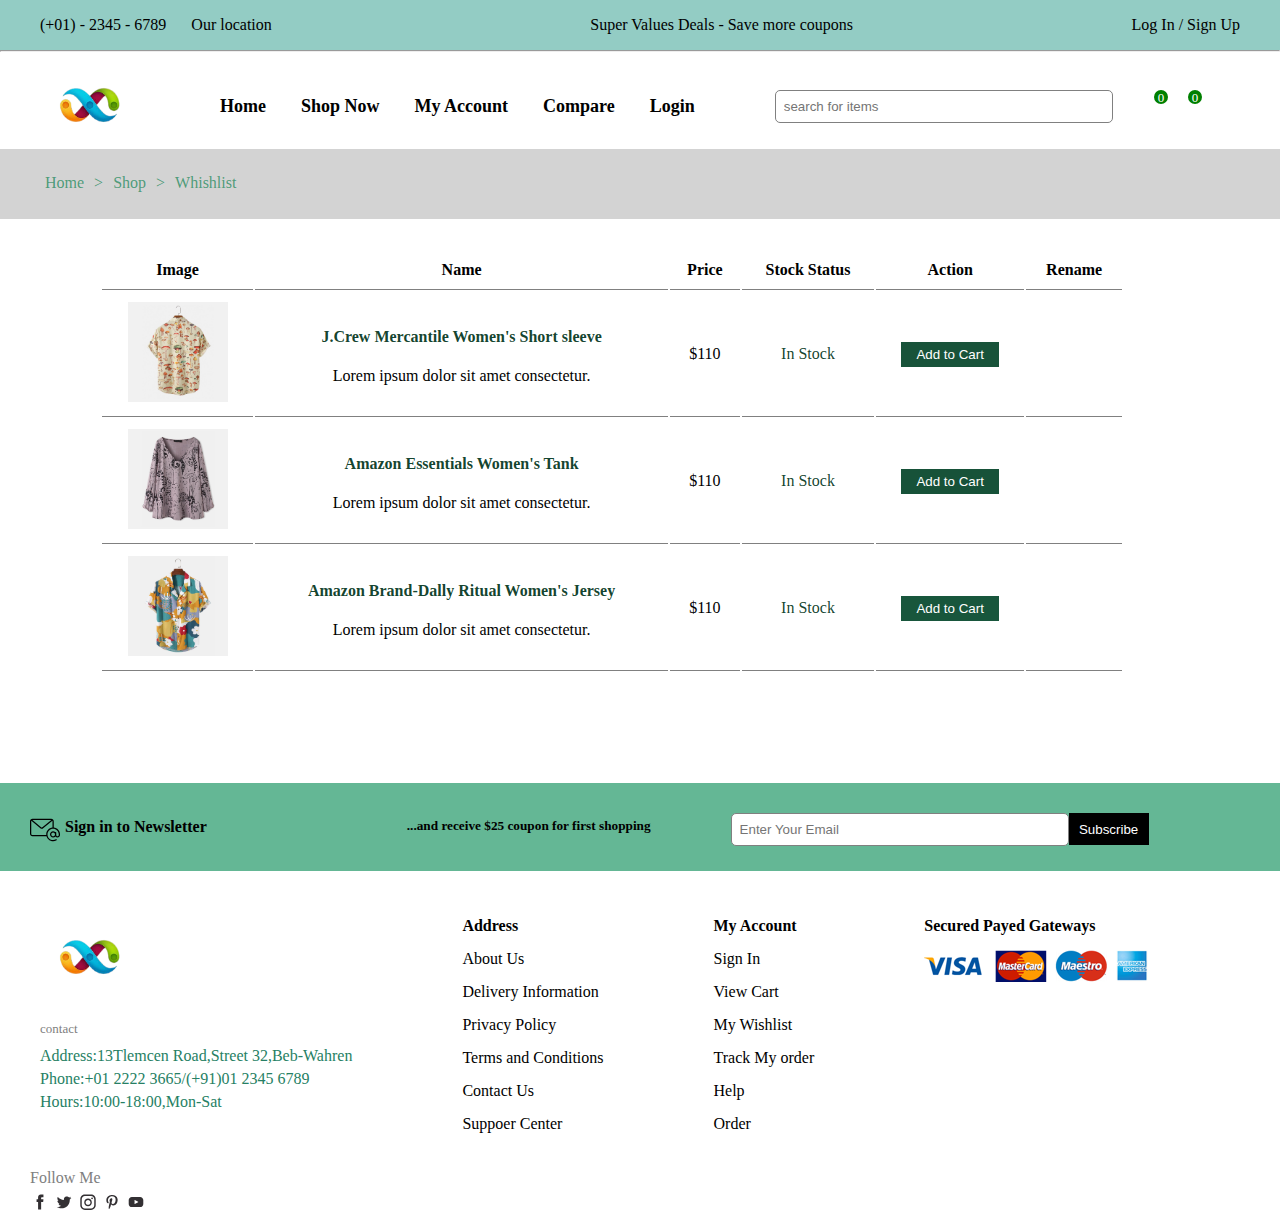
<file: wishlist page/index.html>
<!DOCTYPE html>
<html lang="en">
<head>
    <meta charset="UTF-8">
    <meta name="viewport" content="width=device-width, initial-scale=1.0">
    <title>Whishlist Page</title>
    <link rel="stylesheet" href="./style.css">
    <link rel="stylesheet" href="https://cdnjs.cloudflare.com/ajax/libs/font-awesome/6.5.1/css/all.min.css" integrity="sha512-DTOQO9RWCH3ppGqcWaEA1BIZOC6xxalwEsw9c2QQeAIftl+Vegovlnee1c9QX4TctnWMn13TZye+giMm8e2LwA==" crossorigin="anonymous" referrerpolicy="no-referrer" />
</head>
<body>
    <div class="total">
        <div class="top">
            <div class="number">
                <p>(+01) - 2345 - 6789</p>
                <p>Our location</p>
            </div>
            <p>Super Values Deals - Save more coupons</p>
            <p>Log In / Sign Up</p> 
        </div>
        <hr style="margin-top: 0px;">
    <header>
        <div class="logo">
            <a href="../homepage/index.html"><img src="../assets/logo.png" alt="logo" height="80px" width="100px"></a>
        </div>
        <div class="nav">
            <ul>
                <li><a href="../homepage/index.html">Home</a></li>
                <li><a href="../shopnowpage/index.html">Shop Now</a></li>
                <li><a href="../myaccount/">My Account</a></li>
                <li><a href="../comparepage/index.html">Compare</a></li>
                <li><a href="../loginpage/index.html">Login</a></li>
            </ul>
        </div>
        <div class="icons">
            <input type="text" placeholder="search for items">
            <button class="button"><i class="fa-solid fa-magnifying-glass"></i></button>
            <button class="button"><a href="../wishlist page/index.html"><i class="fa-regular fa-heart"></a></i></button>
                <button class="button"><a href="../cartpage/index.html"><i class="fa-solid fa-bag-shopping"></a></i></button>
        </div>
        <div class="notification">
            <p class="not1">0</p>
            <p class="not2">0</p>
        </div>
    </header>
    <div class="Page">
        <p class="home">Home</p>
        <p>></p>
        <p>Shop</p>
        <p>></p>
        <p>Whishlist</p>
    </div>
    <main>
        <div class="container">
            <table class=table1 cellpadding="10px">
                <tr>
                    <th>Image</th>
                    <th>Name</th>
                    <th>Price</th>
                    <th>Stock Status</th>
                    <th>Action</th>
                    <th>Rename</th>
                </tr>
                <tr>
                    <td><img src="../assets/product-1-2.jpg" alt="1-2" height="100px" width="100px"></td>
                    <td><h4>J.Crew Mercantile Women's Short sleeve</h4>
                        <p>Lorem ipsum dolor sit amet consectetur.</p>
                    </td>
                    <td>$110</td>
                    <td style="color:rgba(15, 63, 43, 0.986)">In Stock</td>
                    <td><button style="background-color: rgba(20, 80, 55, 0.986);
                        padding:5px 15px; border:none;color:white">Add to Cart</button></td>
                    <td><i class="fa-solid fa-trash-can"></i></td>
                </tr>
    
                <tr>
                    <td><img src="../assets/product-7-1.jpg" alt="7-1" height="100px" width="100px"></td>
                    <td><h4>Amazon Essentials Women's Tank</h4>
                        <p>Lorem ipsum dolor sit amet consectetur.</p>
                    </td>
                    <td>$110</td>
                    <td style="color:rgba(15, 63, 43, 0.986)">In Stock</td>
                    <td><button style="background-color: rgba(19, 79, 54, 0.986);
                        padding:5px 15px ; border:none;color:white">Add to Cart</button></td>
                    <td><i class="fa-solid fa-trash-can"></i></td>
                </tr>
                <tr>
                    <td><img src="../assets/product-2-1.jpg" alt="2-1" height="100px" width="100px"></td>
                    <td><h4>Amazon Brand-Dally Ritual Women's Jersey</h4>
                        <p>Lorem ipsum dolor sit amet consectetur.</p>
                    </td>
                    <td>$110</td>
                    <td style="color:rgba(15, 63, 43, 0.986)">In Stock</td>
                    <td><button style="background-color: rgba(20, 83, 57, 0.986);
                        padding:5px 15px ; border:none;color:white">Add to Cart</button></td>
                    <td><i class="fa-solid fa-trash-can"></i></td>
                </tr>
            </table>
        </div>
    </main>
    <footer>
        <div class="footer-head">
            <img src="../assets/icon-email.svg" alt="icon-email" height="30px" width="30px">
            <h4>Sign in to Newsletter</h4>
            <h5>...and receive $25 coupon for first shopping</h5>
            <input type="text" placeholder="Enter Your Email">
            <button>Subscribe</button>
        </div>
        <div class="footer">
            <ul class="footer-body">
                <li><img src="../assets/logo.png" alt="logo" height="80px" width="100px"></li>
                <li id="contact">contact</li>
                <li id="Address">Address:13Tlemcen Road,Street 32,Beb-Wahren</li>
                <li id="Address">Phone:+01 2222 3665/(+91)01 2345 6789</li>
                <li id="Address">Hours:10:00-18:00,Mon-Sat</li>
            </ul>
            <ul class="footer-body">
                <li id="head">Address</li>
                <li id="info">About Us</li>
                <li id="info">Delivery Information</li>
                <li id="info">Privacy Policy</li>
                <li id="info">Terms and Conditions</li>
                <li id="info">Contact Us</li>
                <li id="info">Suppoer Center</li>
            </ul>
            <ul class="footer-body">
                <li id="head">My Account</li>
                <li id="info">Sign In</li>
                <li id="info">View Cart</li>
                <li id="info">My Wishlist</li>
                <li id="info">Track My order</li>
                <li id="info">Help</li>
                <li id="info">Order</li>
            </ul>
            <ul class="footer-body">
                <li id="head">Secured Payed Gateways</li>
                <li><img src="../assets/payment-method.png" alt=""></li>
            </ul>
        </div>
        <div class="Follow">
            <p>Follow Me</p>
            <div class="image">
                <img src="../assets/icon-facebook.svg" alt="facebook" height="20x" width="20px">
                <img src="../assets/icon-twitter.svg" alt="twitter" height="20x" width="20px">
                <img src="../assets/icon-instagram.svg" alt="instagram" height="20x" width="20px"> 
                <img src="../assets/icon-pinterest.svg" alt="pintrest" height="20x" width="20px">
                <img src="../assets/icon-youtube.svg" alt="youtube" height="20x" width="20px">
            </div>
        </div>
    </footer>
</body>
</html>
</file>
<file: cartpage/style.css>
body{
    margin:0px;
}
.top,.number{
    display: flex;
    justify-content: space-between;
    gap: 25px;
    padding-left: 20px;
    padding-right: 40px;
    background-color: #93ccc4;
      
}
.logo img{
    margin-left: 10px;
    margin-top: 5px;
}
.nav ul{
    display: flex;
    gap: 35px;
    list-style-type: none;
}
.nav ul li a{
    font-weight: bold;
    font-size: large;
    color: black;
    text-decoration: none;
}
.nav{
    margin-top:20px;
    margin-left: 40px;
}
input[type="text"]{
    width: 320px;
    border: 1px solid grey;
    border-radius: 5px;
    padding: 8px;
    margin-left: 80px;
    margin-top: 30px;
}
.button{
    background: none;
    border: none;
    font-size: 20px;
}
header .fa-magnifying-glass{
    position: absolute;
    right:178px;
    top: 96px;
}
header .fa-heart{
    position: relative;
    
}
header .fa-bag-shopping{
    position: relative;
    
}
header{
    display: flex;
    margin: 0px 30px;
}
.notification .not1{
    display: inline;
    background-color: green;
    font-size: 13px;
    height: 14px;
    width: 14px;
    color: white;
    text-align: center;
    position: absolute;
    top: 77px;
    right:112px;
    border-radius: 100%;
}
.notification .not2{
    display: inline;
    background-color: green;
    font-size: 13px;
    height: 14px;
    width: 14px;
    color: white;
    text-align: center;
    position: absolute;
    top: 77px;
    right:78px;
    border-radius: 100%;
}
.Page{
    display:flex;
    background-color: lightgray;
    height:70px;
    width: 100%;
}
.Page .home{
    margin-left: 40px;
}
.Page p{
    color:rgba(25, 135, 88, 0.742) ;
    padding:0px 5px;
    margin-top: 25px;
}
.table1{
    margin:30px 100px;
    text-align: center;
    width: 80%;
}
.container{
    padding-bottom: 30px;
}
.container th{
    border-bottom: 1px solid grey;
    
}
.container td{
    border-bottom: 1px solid grey;
}
td h4{
    color: rgba(15, 63, 43, 0.986);
}

.mainbutton{
    display:flex;
    margin-left: 820px;
    gap:15px;
}
.mainbutton .button{
    background-color: rgba(15, 63, 43, 0.986);
    color: white;
    padding:10px 20px;
    border-radius: 5px;
    cursor: pointer;
    border: none;
    font-size: small;
}
.fingerprint{
    margin-left: 600px;
}
.Cart{
    display: flex;
    width:35%;
    margin: 20px 50px;
    gap:15px;
}
.calculate h3,.Coupon h4{
    margin-bottom: 0px;
    margin-top: 30px;
}
.calculate .address1{
    margin-left: 0px;
    width:97%;
}
.calculate .address2{
    display: flex;
    gap:10px;
    width:600px;
}
.calculate .address2 input{
    margin-left: 0px;
}
.calculate button,.Total button{
    background-color: rgba(15, 63, 43, 0.986);
    color: white;
    padding:10px 20px;
    border-radius: 5px;
    cursor: pointer;
    border: none;
}
.Coupon .address3{
    margin-left: 0px;
}
.Total{
    border:1px solid grey;
    padding:20px;
    margin-top: 30px;
    height: 250px;
}
.Total h3{
    margin-top: 0px;
}
.Total table{
    width:480px;
    
}
.footer-head{
    display: flex;
    border:none;
    background-color: rgb(100, 183, 149);
    margin-top: 50px;
}
.footer-head img{
    margin-left: 30px;
    margin-top: 32px;
}
.footer-head h4{
    margin-left: 5px;
    margin-top: 35px;
}
.footer-head h5{
    margin-left: 200px;
    margin-top: 35px;
}
.footer-head input{
    margin-bottom: 25px;
}
.footer-head button{
    background-color: black;
    color: white;
    height:32px;
    width:80px;
    margin-top: 30px;
    border: none;
}
li{
    list-style-type: none;
}
.footer{
    display:flex;
    gap:70px;
    margin-top: 30px;
}
.footer-body #contact{
    color: grey;
    font-size: small;
    margin-bottom: 10px;
    margin-top: 20px;
}
.footer-body #Address{
    color:rgb(38, 127, 100);
    margin-bottom: 5px;
}
.footer-body #head{
    font-weight: bold;
    margin-bottom: 15px;
}
.footer-body #info{
    margin-bottom: 15px;
}
.Follow{
    margin-left: 30px;
}
.Follow p{
    color: grey;
    margin: 5px 0px;
}
.Follow .imag{
    display:flex;

}
</file>
<file: comparepage/style.css>
body{
    margin:0px;
}
.top,.number{
    display: flex;
    justify-content: space-between;
    gap: 25px;
    padding-left: 20px;
    padding-right: 40px;
    background-color: #93ccc4;
      
}
.logo img{
    margin-left: 10px;
    margin-top: 5px;
}
.nav ul{
    display: flex;
    gap: 35px;
    list-style-type: none;
}
.nav ul li a{
    font-weight: bold;
    font-size: large;
    color: black;
    text-decoration: none;
}
.nav{
    margin-top:20px;
    margin-left: 40px;
}
input[type="text"]{
    width: 320px;
    border: 1px solid grey;
    border-radius: 5px;
    padding: 8px;
    margin-left: 80px;
    margin-top: 30px;
}
.nav .compare{
    color: rgba(25, 135, 88, 0.742);
}
.button{
    background: none;
    border: none;
    font-size: 20px;
}
header .fa-magnifying-glass{
    position: absolute;
    right:164px;
    top: 96px;
}
header .fa-heart{
    position: relative;   
}
header .fa-bag-shopping{
    position: relative;   
}
header{
    display: flex;
    margin: 0px 30px;
}
.notification .not1{
    display: inline;
    background-color: green;
    font-size: 13px;
    height: 14px;
    width: 14px;
    color: white;
    text-align: center;
    position: absolute;
    top: 77px;
    right:98px;
    border-radius: 100%;
}
.notification .not2{
    display: inline;
    background-color: green;
    font-size: 13px;
    height: 14px;
    width: 14px;
    color: white;
    text-align: center;
    position: absolute;
    top: 77px;
    right:64px;
    border-radius: 100%;
}
.Page{
    display:flex;
    background-color: lightgray;
    height:70px;
    width: 100%;
}
.Page .home{
    margin-left: 40px;
}
.Page p{
    color:rgba(25, 135, 88, 0.742) ;
    padding:0px 5px;
    margin-top: 25px;
}
.container{
    width:88%;
    padding:60px 70px;
   
}
.table{
    border-color:grey;
}
td{
    text-align: center;
}
button{
    background-color: rgba(4, 77, 45, 0.957);
    border: none;
    height:30px;
}
button a{
    color:white;
    text-decoration: none;
    padding: 0px 5px;
}
tr .name{
    color: rgba(4, 77, 45, 0.957);
    font-weight: bold;
}
.footer-head{
    display: flex;
    border:none;
    background-color: rgb(100, 183, 149);
}
.footer-head img{
    margin-left: 30px;
    margin-top: 32px;
}
.footer-head h4{
    margin-left: 5px;
    margin-top: 35px;
}
.footer-head h5{
    margin-left: 200px;
    margin-top: 35px;
}
.footer-head input{
    margin-bottom: 25px;
}
.footer-head button{
    background-color: black;
    color: white;
    height:32px;
    width:80px;
    margin-top: 30px;
    border: none;
}
li{
    list-style-type: none;
}
.footer{
    display:flex;
    gap:70px;
    margin-top: 30px;
}
.footer-body #contact{
    color: grey;
    font-size: small;
    margin-bottom: 10px;
    margin-top: 20px;
}
.footer-body #Address{
    color:rgb(38, 127, 100);
    margin-bottom: 5px;
}
.footer-body #head{
    font-weight: bold;
    margin-bottom: 15px;
}
.footer-body #info{
    margin-bottom: 15px;
}
.Follow{
    margin-left: 30px;
}
.Follow p{
    color: grey;
    margin: 5px 0px;
}
.Follow .imag{
    display:flex;

}
</file>
<file: detailpage1/style.css>
.details{
    margin:45px;
}

.details1{
    display:flex;
    gap:15px;
}
.shirt-details{
    color: rgba(7, 39, 25, 0.742);
}
.color i{
    margin-left: 5px;
    font-size: larger;
}
.shirt-size{
    margin: 40px 0px;
}
.shirt-size .size,.size-1{
    border: 1px solid grey;
    padding: 5px;
}
.addtocart .button1{
    background-color: rgba(7, 63, 38, 0.89);
    border: none;
    border-radius: 5px;
    padding: 5px 15px;
    height: 35px;
    color: white;
}
.addtocart .button2{
    height: 33px;
}
.info{
    margin: 30px 0px;
}
.review-1{
    display: flex;
    gap: 20px;
}
.comment{
    margin-top: 25px;
}
.Name{
    display: flex;
    margin-top: 30px;
    gap: 10px;
}
.Name input{
     width:50%;
     height: 30px;
}
button{
    font-size: 15px;
    padding: 8px 15px 8px 15px;
    background-color:rgb(11, 65, 48) ;
    border: none;
    border-radius: 2px;
    margin-top: 20px;
    color: white;
}
.card2{
    display: flex;
    
    gap:15px;
}
.New{
    border:1px solid rgb(38, 127, 100);
    border-radius: 15px;
    flex-grow: 1;
    margin-top: 20px;
}
.New img{
    padding:16px;
    border-radius: 15px;
}
.New p{
    font-size: small;
    color: rgb(188, 188, 188);
    margin-left: 16px;
    margin-bottom: 5px;
}
.New h3{
    margin: 10px 0px 10px 16px;
}
.New .star-icon{
    margin-left: 16px;
    color: rgb(255, 183, 0);
    margin-bottom: 10px;
    font-size: 10px;
}
.New span{
    margin-left: 16px;
    font-size: 18px;
    color: rgb(38, 127, 100);
}
.New span strike{
    color: rgba(112, 98, 98, 0.79);
    font-size: 13px;
}
.new-header{
    position:relative;
}
.New .new-header .Hot1{
    position: absolute;
    top: 10px;
    left: 10px;
    border: none;
    background-color: hotpink;
    border-radius: 15px;
    padding:1px 4px;
    height:15px;
    width:20px;
    color:white;
}
.New .new-header .Hot2{
    position: absolute;
    top: 10px;
    left: 10px;
    border: none;
    background-color: rgba(118, 213, 94, 0.662);
    border-radius: 15px;
    padding:1px 4px;
    height:15px;
    width:20px;
    color:white;
}
.New .new-header .Hot3{
    position: absolute;
    top: 10px;
    left: 10px;
    border: none;
    background-color: orange;
    border-radius: 15px;
    padding:1px 4px;
    height:15px;
    width:20px;
    color:white;
}
.New .new-header .Hot4{
    position: absolute;
    top: 10px;
    left: 10px;
    border: none;
    background-color: rgb(61, 134, 191);
    border-radius: 15px;
    padding:1px 4px;
    height:15px;
    width:20px;
    color:white;
}
.shopping-bag {
    position: relative;
  }
  
  .cart-icon {
    position: relative;
    padding: 6px 10px;
    background-color: rgb(34, 116, 105);
    color: white;
    opacity: 0;
    bottom: 40px;
    left: 55px;
  }
  .shopping-bag:hover .cart-icon {
    background-color: rgb(34, 116, 105);
    opacity: 1;
  }
  
  .shopping-bag:hover .fa-bag-shopping {
    background-color: rgb(34, 116, 105);
  }
  .footer-head{
    display: flex;
    border:none;
    background-color: rgb(100, 183, 149);
}
.footer-head img{
    margin-left: 30px;
    margin-top: 32px;
}
.footer-head h4{
    margin-left: 5px;
    margin-top: 35px;
}
.footer-head h5{
    margin-left: 200px;
    margin-top: 35px;
}
.footer-head input{
    margin-bottom: 25px;
}
.footer-head button{
    background-color: black;
    color: white;
    height:32px;
    width:80px;
    margin-top: 30px;
    border: none;
}
li{
    list-style-type: none;
}
.footer{
    display:flex;
    gap:70px;
    margin-top: 30px;
}
.footer-body #contact{
    color: grey;
    font-size: small;
    margin-bottom: 10px;
    margin-top: 20px;
}
.footer-body #Address{
    color:rgb(38, 127, 100);
    margin-bottom: 5px;
}
.footer-body #head{
    font-weight: bold;
    margin-bottom: 15px;
}
.footer-body #info{
    margin-bottom: 15px;
}
.Follow{
    margin-left: 30px;
}
.Follow p{
    color: grey;
    margin: 5px 0px;
}
.Follow .imag{
    display:flex;

}
</file>
<file: detailpage2/style.css>
body{
    margin:0px;
}
.top,.number{
    display: flex;
    justify-content: space-between;
    gap: 25px;
    padding-left: 20px;
    padding-right: 40px;
    background-color: #93ccc4;
      
}
.logo img{
    margin-left: 10px;
    margin-top: 5px;
}
.nav ul{
    display: flex;
    gap: 35px;
    list-style-type: none;
}
.nav ul li a{
    font-weight: bold;
    font-size: large;
    color: black;
    text-decoration: none;
}
.nav{
    margin-top:20px;
    margin-left: 40px;
}
input[type="text"]{
    width: 320px;
    border: 1px solid grey;
    border-radius: 5px;
    padding: 8px;
    margin-left: 80px;
    margin-top: 30px;
}
.nav .shopnow{
    color: rgba(25, 135, 88, 0.742);
}
.button{
    background: none;
    border: none;
    font-size: 20px;
}
header .fa-magnifying-glass{
    position: absolute;
    right:164px;
    top: 96px;
}
header .fa-heart{
    position: relative;
    
}
header .fa-bag-shopping{
    position: relative;
    
}
header{
    display: flex;
    margin: 0px 30px;
}
.notification .not1{
    display: inline;
    background-color: green;
    font-size: 13px;
    height: 14px;
    width: 14px;
    color: white;
    text-align: center;
    position: absolute;
    top: 77px;
    right:91px;
    border-radius: 100%;
}
.notification .not2{
    display: inline;
    background-color: green;
    font-size: 13px;
    height: 14px;
    width: 14px;
    color: white;
    text-align: center;
    position: absolute;
    top: 77px;
    right:58px;
    border-radius: 100%;
}
.Page{
    display:flex;
    background-color: lightgray;
    height:70px;
    width: 100%;
}
.Page .home{
    margin-left: 30px;
}
.Page p{
    color:rgba(25, 135, 88, 0.742) ;
    padding:0px 5px;
    margin-top: 25px;
}
.details{
    margin:45px;
}
.details1{
    display:flex;
    gap:15px;
}
.shirt-details{
    color: rgba(7, 39, 25, 0.742);
}
.color i{
    margin-left: 5px;
    font-size: larger;
}
.shirt-size{
    margin: 40px 0px;
}
.shirt-size .size,.size-1{
    border: 1px solid grey;
    padding: 5px;
}
.addtocart .button1{
    background-color: rgba(7, 63, 38, 0.89);
    border: none;
    border-radius: 5px;
    padding: 5px 15px;
    height: 35px;
    color: white;
}
.addtocart .button2{
    height: 33px;
}
.info{
    margin: 30px 0px;
}
.info span{
    font-size: large;
    font-weight: bold;
}
.additional-info{
    color: rgba(7, 39, 25, 0.742);
}
.additional-info table{
    width: 100%;
}
card2{
    display: flex;
    
    gap:15px;
}
.New{
    border:1px solid rgb(38, 127, 100);
    border-radius: 15px;
    flex-grow: 1;
    margin-top: 20px;
}
.New img{
    padding:16px;
    border-radius: 15px;
}
.New p{
    font-size: small;
    color: rgb(188, 188, 188);
    margin-left: 16px;
    margin-bottom: 5px;
}
.New h3{
    margin: 10px 0px 10px 16px;
}
.New .star-icon{
    margin-left: 16px;
    color: rgb(255, 183, 0);
    margin-bottom: 10px;
    font-size: 10px;
}
.New span{
    margin-left: 16px;
    font-size: 18px;
    color: rgb(38, 127, 100);
}
.New span strike{
    color: rgba(112, 98, 98, 0.79);
    font-size: 13px;
}
.new-header{
    position:relative;
}
.New .new-header .Hot1{
    display: flex;
    position: absolute;
    top: 10px;
    left: 10px;
    border: none;
    background-color: hotpink;
    border-radius: 15px;
    padding:1px 4px;
    height:15px;
    width:20px;
    color:white;
}
.New .new-header .Hot2{
    display: flex;
    position: absolute;
    top: 10px;
    left: 10px;
    border: none;
    background-color: rgba(118, 213, 94, 0.662);
    border-radius: 15px;
    padding:1px 4px;
    height:15px;
    width:20px;
    color:white;
}
.New .new-header .Hot3{
    position: absolute;
    top: 10px;
    left: 10px;
    border: none;
    background-color: orange;
    border-radius: 15px;
    padding:1px 4px;
    height:15px;
    width:20px;
    color:white;
}
.New .new-header .Hot4{
    position: absolute;
    top: 10px;
    left: 10px;
    border: none;
    background-color: rgb(61, 134, 191);
    border-radius: 15px;
    padding:1px 4px;
    height:15px;
    width:20px;
    color:white;
}
.shopping-bag {
    position: relative;
  }
  
  .cart-icon {
    position: relative;
    padding: 6px 10px;
    background-color: rgb(34, 116, 105);
    color: white;
    opacity: 0;
    bottom: 40px;
    left: 55px;
  }
  .shopping-bag:hover .cart-icon {
    background-color: rgb(34, 116, 105);
    opacity: 1;
  }
  
  .shopping-bag:hover .fa-bag-shopping {
    background-color: rgb(34, 116, 105);
  }
.footer-head{
    display: flex;
    border:none;
    background-color: rgb(100, 183, 149);
    margin-top: 50px;
}
.footer-head img{
    margin-left: 30px;
    margin-top: 32px;
}
.footer-head h4{
    margin-left: 5px;
    margin-top: 35px;
}
.footer-head h5{
    margin-left: 200px;
    margin-top: 35px;
}
.footer-head input{
    margin-bottom: 25px;
}
.footer-head button{
    background-color: black;
    color: white;
    height:32px;
    width:80px;
    margin-top: 30px;
    border: none;
}
li{
    list-style-type: none;
}
.footer{
    display:flex;
    gap:70px;
    margin-top: 30px;
}
.footer-body #contact{
    color: grey;
    font-size: small;
    margin-bottom: 10px;
    margin-top: 20px;
}
.footer-body #Address{
    color:rgb(38, 127, 100);
    margin-bottom: 5px;
}
.footer-body #head{
    font-weight: bold;
    margin-bottom: 15px;
}
.footer-body #info{
    margin-bottom: 15px;
}
.Follow{
    margin-left: 30px;
}
.Follow p{
    color: grey;
    margin: 5px 0px;
}
.Follow .imag{
    display:flex;

}
</file>
<file: homepage/style.css>
body{
    margin:0px;
}
.top,.number{
    display: flex;
    justify-content: space-between;
    gap: 25px;
    padding-left: 20px;
    padding-right: 40px;
    background-color: #93ccc4;
      
}
.header{
    display :flex;
    
}
.logo img{
    margin-left: 10px;
    margin-top: 5px;
}
.nav ul{
    display: flex;
    gap: 35px;
    list-style-type: none;
}
.nav ul li a{
    font-weight: bold;
    font-size: large;
    color: black;
    text-decoration: none;
}
.nav{
    margin-top:20px;
    margin-left: 40px;
}
input[type="text"]{
    width: 320px;
    border: 1px solid grey;
    border-radius: 5px;
    padding: 8px;
    margin-left: 80px;
    margin-top: 30px;
}
.button{
    background: none;
    border: none;
    font-size: 20px;
}
header .fa-magnifying-glass{
    position: absolute;
    right: 164px;
    top: 96px;
}
header{
    display: flex;
    margin: 0px 30px;
}
.notification .not1{
    display: inline;
    background-color: green;
    font-size: 13px;
    height: 14px;
    width: 14px;
    color: white;
    text-align: center;
    position: absolute;
    top: 77px;
    right:91px;
    border-radius: 100%;
}
.notification .not2{
    display: inline;
    background-color: green;
    font-size: 13px;
    height: 14px;
    width: 14px;
    color: white;
    text-align: center;
    position: absolute;
    top: 77px;
    right:58px;
    border-radius: 100%;
}
a:active,
a:hover {
  color: rgb(46, 93, 72);
}
.Fashion{
    margin: 35px;
    display:flex;
}
.heading h4{
    color:gray;
    margin-top: 50px;
    margin-bottom: 15px;
}
.heading h2{
    display: inline-block;
    margin-bottom: 10px;
}
.heading h1{
    color: rgb(38, 127, 100);
    display: inline;
    font-size: 40px;
}
.heading{
    width:30%;
    top:100px;
}
.homeimage{
    margin-left: 100px;
}
.heading button{
    font-size: 15px;
    padding: 8px 15px 8px 15px;
    background-color:rgb(38, 127, 100) ;
    border: none;
    border-radius: 2px;
    margin-top: 20px;
}
.heading p{
    margin-top: 20px;
}
.line1{
    margin-top:100px;
    

}
.popular{
    margin-left: 35px;
    color: rgb(81, 178, 32);
    display: inline-block;
    margin-bottom: 0px;
}
.categories{
    display: inline;   
}
.sidebuttons{
    margin-bottom: 20px;
    margin-left: 1150px;
}
.sidebuttons .lessthan{
    height: 28px;
    width: 28px;
    border-radius: 100%;
    background-color: rgba(32, 178, 115, 0.141);
    border: none;
    color: #10a882;
    cursor: pointer;
}
.sidebuttons .greaterthan{
    height: 28px;
    width: 28px;
    border-radius: 100%;
    background-color: rgba(32, 178, 115, 0.141);
    border: none;
    color: #10a882;
    cursor: pointer;
    
    
}

    
.category{
    border: 1px solid rgb(38, 127, 100);
    border-radius: 10px;
    
    
}
.card1{
    display: flex;
    gap:15px;
    margin: 0px 35px;
}
.category img{
    margin-left: 7px;
    margin-top: 5px;
    margin-right: 7px;
    border-radius: 10px;
}
.category p{
    text-align: center;
}
.line2{
    margin-left: 35px;
    margin-top: 40px;
}
.Feature{
    padding:5px 10px 5px 10px;
    font-weight: bold;
    border: 1px solid white;
}
.Feature:hover{
    cursor: pointer;
    background-color: rgb(242, 187, 83);
    color:rgb(38, 127, 100);
    border: none;
}
.card2{
    margin: 10px 10px;
    display: flex;
    flex-wrap: wrap;
    gap:10px;

}

.New{
    border:1px solid rgb(38, 127, 100);
    border-radius: 15px;
    flex-grow: 1;
    margin-top: 20px;
}
.New img{
    padding:15px;
    border-radius: 15px;
}
.New p{
    font-size: small;
    color: rgb(188, 188, 188);
    margin-left: 16px;
    margin-bottom: 5px;
}
.New h3{
    margin: 10px 0px 10px 16px;
}
.New .star-icon{
    margin-left: 16px;
    color: rgb(255, 183, 0);
    margin-bottom: 10px;
    font-size: 10px;
}
.New span{
    margin-left: 16px;
    font-size: 18px;
    color: rgb(38, 127, 100);
}
.New span strike{
    color: rgba(112, 98, 98, 0.79);
    font-size: 13px;
}
.new-header{
    position:relative;

}
.reverse{
    position: absolute;
    left: 0;
    top: 0;
    opacity: 0;
    transition:all 0.7sec ease;
}
.reverse:hover{
    opacity: 1;
}
.New .new-header .Hot1{
    position: absolute;
    top: 10px;
    left: 10px;
    border: none;
    background-color: hotpink;
    border-radius: 15px;
    padding:1px 4px;
    height:15px;
    width:20px;
    color:white;
}
.New .new-header .Hot2{
    position: absolute;
    top: 10px;
    left: 10px;
    border: none;
    background-color: rgba(118, 213, 94, 0.662);
    border-radius: 15px;
    padding:1px 4px;
    height:15px;
    width:20px;
    color:white;
}
.New .new-header .Hot3{
    position: absolute;
    top: 10px;
    left: 10px;
    border: none;
    background-color: orange;
    border-radius: 15px;
    padding:1px 4px;
    height:15px;
    width:20px;
    color:white;
}
.New .new-header .Hot4{
    position: absolute;
    top: 10px;
    left: 10px;
    border: none;
    background-color: rgb(61, 134, 191);
    border-radius: 15px;
    padding:1px 4px;
    height:15px;
    width:20px;
    color:white;
}
.New .new-header .Hot5{
    position: absolute;
    top: 10px;
    left: 10px;
    border: none;
    background-color: rgb(61, 134, 191);
    border-radius: 15px;
    padding:1px 4px;
    height:15px;
    width:25px;
    color:white;
}
.New .new-header .Hot6{
    position: absolute;
    top: 10px;
    left: 10px;
    border: none;
    background-color: rgb(61, 134, 191);
    border-radius: 15px;
    padding:1px 4px;
    height:15px;
    width:25px;
    color:white;
}
.New .new-header .Hot7{
    position: absolute;
    top: 10px;
    left: 10px;
    border: none;
    background-color: rgba(118, 213, 94, 0.662);
    border-radius: 15px;
    padding:1px 4px;
    height:15px;
    width:25px;
    color:white;
}
.New .new-header .Hot8{
    position: absolute;
    top: 10px;
    left: 10px;
    border: none;
    background-color: hotpink;
    border-radius: 15px;
    padding:1px 4px;
    height:15px;
    width:25px;
    color:white;
}

  
  
.line3{
    margin-top: 30px;
}
.deals{
    display: flex;
    position: relative;
    gap:30px;
    top:30px;
    margin:0px 35px;
}
.deal{
    border:none;
    flex-wrap: wrap;

}
.Hurry{
    position: absolute;
    margin-left: 40px;
    top :30px;
}
.deal h2{
    color:rgb(38, 127, 100);
    margin-bottom: 10px;
}
.deal .para1{
    margin-top: 0px;
    color: gray;
    font-size: smaller;
}
.deal span{
    color: red;
    font-size: medium;
}
.deal span strike{
    color: grey;
}
.deal .para3{
    color: rgb(38, 127, 100);
    margin-bottom: 10px;
}
.deal .timer{
    display: flex;
    gap:20px;
}
.deal .timer .semicolon{
    color: black;
    margin-left: 15px;
}
.deal .timer .time{
    border: none;
    background-color: rgb(38, 127, 100);
    height: 30px;
    width: 30px;
    color: white;
    padding: 5px;
}
.deal button{
    color:rgb(38, 127, 100);
    padding: 10px 15px;
    border:0.5px solid rgb(38, 127, 100);
    border-radius: 5px;
    
}
.line4{
    display: flex;
    gap: 30px;
}
.showcaseimg{
    display: flex;
    margin: 20px 0px;
}
.showcaseimg .arivals{
    margin-left: 12px;
}
.arivals span{
    color: rgb(38, 127, 100);
}
.arivals strike{
    color: grey;
    font-size: small;
    margin-left: 5px;
}
.footer-head{
    display: flex;
    border:none;
    background-color: rgb(100, 183, 149);
}
.footer-head img{
    margin-left: 30px;
    margin-top: 32px;
}
.footer-head h4{
    margin-left: 10px;
    margin-top: 35px;

}
.footer-head h5{
    margin-left: 200px;
    margin-top: 35px;
}
.footer-head input{
    margin-bottom: 25px;
}
.footer-head button{
    background-color: black;
    color: white;
    height:32px;
    width:80px;
    margin-top: 30px;
    border: none;
    
}
li{
    list-style-type: none;
}
.footer{
    display:flex;
    gap:70px;
    margin-top: 30px;
}
.footer-body #contact{
    color: grey;
    font-size: small;
    margin-bottom: 10px;
    margin-top: 20px;
}
.footer-body #Address{
    color:rgb(38, 127, 100);
    margin-bottom: 5px;
}
.footer-body #head{
    font-weight: bold;
    margin-bottom: 15px;
}
.footer-body #info{
    margin-bottom: 15px;
}
.Follow{
    margin-left: 30px;
}
.Follow p{
    color: grey;
    margin: 5px 0px;
}
.Follow .imag{
    display:flex;

}
</file>
<file: myaccount/style.css>
body{
    margin:0px;
}
.top,.number{
    display: flex;
    justify-content: space-between;
    gap: 25px;
    padding-left: 20px;
    padding-right: 40px;
    background-color: #93ccc4;
      
}
.logo img{
    margin-left: 10px;
    margin-top: 5px;
}
.nav ul{
    display: flex;
    gap: 35px;
    list-style-type: none;
}
.nav ul li a{
    font-weight: bold;
    font-size: large;
    color: black;
    text-decoration: none;
}
.nav{
    margin-top:20px;
    margin-left: 40px;
}
input[type="text"]{
    width: 320px;
    border: 1px solid grey;
    border-radius: 5px;
    padding: 8px;
    margin-left: 80px;
    margin-top: 30px;
}
.nav .Account{
    color: rgba(25, 135, 88, 0.742);
}
.button{
    background: none;
    border: none;
    font-size: 20px;
}
header .fa-magnifying-glass{
    position: absolute;
    right:164px;
    top: 96px;
}
header .fa-heart{
    position: relative;
    
}
header .fa-bag-shopping{
    position: relative;
    
}
header{
    display: flex;
    margin: 0px 30px;
}
.notification .not1{
    display: inline;
    background-color: green;
    font-size: 13px;
    height: 14px;
    width: 14px;
    color: white;
    text-align: center;
    position: absolute;
    top: 77px;
    right:91px;
    border-radius: 100%;
}
.notification .not2{
    display: inline;
    background-color: green;
    font-size: 13px;
    height: 14px;
    width: 14px;
    color: white;
    text-align: center;
    position: absolute;
    top: 77px;
    right:58px;
    border-radius: 100%;
}
.Page{
    display:flex;
    background-color: lightgray;
    height:70px;
    width: 100%;
}
.Page .home{
    margin-left: 30px;
}
.Page p{
    color:rgba(25, 135, 88, 0.742) ;
    padding:0px 5px;
    margin-top: 25px;
}
main{
    display: flex;
    margin: 45px ;
    gap: 20px;
}
.table1{
    width: 40%;
}
.table2{
    height:150px;

}
.footer-head{
    display: flex;
    border:none;
    background-color: rgb(100, 183, 149);
}
.footer-head img{
    margin-left: 30px;
    margin-top: 32px;
}
.footer-head h4{
    margin-left: 5px;
    margin-top: 35px;
}
.footer-head h5{
    margin-left: 200px;
    margin-top: 35px;
}
.footer-head input{
    margin-bottom: 25px;
}
.footer-head button{
    background-color: black;
    color: white;
    height:32px;
    width:80px;
    margin-top: 30px;
    border: none;
}
li{
    list-style-type: none;
}
.footer{
    display:flex;
    gap:70px;
    margin-top: 30px;
}
.footer-body #contact{
    color: grey;
    font-size: small;
    margin-bottom: 10px;
    margin-top: 20px;
}
.footer-body #Address{
    color:rgb(38, 127, 100);
    margin-bottom: 5px;
}
.footer-body #head{
    font-weight: bold;
    margin-bottom: 15px;
}
.footer-body #info{
    margin-bottom: 15px;
}
.Follow{
    margin-left: 30px;
}
.Follow p{
    color: grey;
    margin: 5px 0px;
}
.Follow .imag{
    display:flex;

}
</file>
<file: shopnowpage/style.css>
body{
    margin:0px;
}
.top,.number{
    display: flex;
    justify-content: space-between;
    gap: 25px;
    padding-left: 20px;
    padding-right: 40px;
    background-color: #93ccc4;
      
}
.logo img{
    margin-left: 10px;
    margin-top: 5px;
}
.nav ul{
    display: flex;
    gap: 35px;
    list-style-type: none;
}
.nav ul li a{
    font-weight: bold;
    font-size: large;
    color: black;
    text-decoration: none;
}
.nav{
    margin-top:20px;
    margin-left: 40px;
}
input[type="text"]{
    width: 320px;
    border: 1px solid grey;
    border-radius: 5px;
    padding: 8px;
    margin-left: 80px;
    margin-top: 30px;
}
.nav .shopnow{
    color: rgba(25, 135, 88, 0.742);
}
.button{
    background: none;
    border: none;
    font-size: 20px;
}
header .fa-magnifying-glass{
    position: absolute;
    right:164px;
    top: 96px;
}
header .fa-heart{
    position: relative;
    
}
header .fa-bag-shopping{
    position: relative;
    
}
header{
    display: flex;
    margin: 0px 30px;
}
.notification .not1{
    display: inline;
    background-color: green;
    font-size: 13px;
    height: 14px;
    width: 14px;
    color: white;
    text-align: center;
    position: absolute;
    top: 77px;
    right:91px;
    border-radius: 100%;
}
.notification .not2{
    display: inline;
    background-color: green;
    font-size: 13px;
    height: 14px;
    width: 14px;
    color: white;
    text-align: center;
    position: absolute;
    top: 77px;
    right:58px;
    border-radius: 100%;
}
.Page{
    display:flex;
    background-color: lightgray;
    height:70px;
    width: 100%;
}
.Page .home{
    margin-left: 30px;
}
.Page p{
    color:rgba(25, 135, 88, 0.742) ;
    padding:0px 5px;
    margin-top: 25px;
}
.line1{
    margin: 50px 40px;
}
.card{
    display: flex;
    flex-wrap: wrap;
    margin: 0px 40px;
    gap:20px;
}
.New{
    border:1px solid rgb(38, 127, 100);
    border-radius: 15px;
    flex-grow: 1;
    margin-top: 20px;
}
.New img{
    padding:16px;
    border-radius: 15px;
}
.New p{
    font-size: small;
    color: rgb(188, 188, 188);
    margin-left: 16px;
    margin-bottom: 5px;
}
.New h3{
    margin: 10px 0px 10px 16px;
}
.New .star-icon{
    margin-left: 16px;
    color: rgb(255, 183, 0);
    margin-bottom: 10px;
    font-size: 10px;
}
.New span{
    margin-left: 16px;
    font-size: 18px;
    color: rgb(38, 127, 100);
}
.New span strike{
    color: rgba(112, 98, 98, 0.79);
    font-size: 13px;
}
.new-header{
    position:relative;
}
.reverse{
    position: absolute;
    left: 0;
    top: 0;
    opacity: 0;
    transition:all 0.7sec ease;
}
.reverse:hover{
    opacity: 1;
}
.New .new-header .Hot1{
    position: absolute;
    top: 10px;
    left: 10px;
    border: none;
    background-color: hotpink;
    border-radius: 15px;
    padding:1px 4px;
    height:15px;
    width:20px;
    color:white;
}
.New .new-header .Hot2{
    position: absolute;
    top: 10px;
    left: 10px;
    border: none;
    background-color: rgba(118, 213, 94, 0.662);
    border-radius: 15px;
    padding:1px 4px;
    height:15px;
    width:20px;
    color:white;
}
.New .new-header .Hot3{
    position: absolute;
    top: 10px;
    left: 10px;
    border: none;
    background-color: orange;
    border-radius: 15px;
    padding:1px 4px;
    height:15px;
    width:20px;
    color:white;
}
.New .new-header .Hot4{
    position: absolute;
    top: 10px;
    left: 10px;
    border: none;
    background-color: rgb(61, 134, 191);
    border-radius: 15px;
    padding:1px 4px;
    height:15px;
    width:20px;
    color:white;
}
.New .new-header .Hot5{
    position: absolute;
    top: 10px;
    left: 10px;
    border: none;
    background-color: rgb(61, 134, 191);
    border-radius: 15px;
    padding:1px 4px;
    height:15px;
    width:25px;
    color:white;
}
.New .new-header .Hot6{
    position: absolute;
    top: 10px;
    left: 10px;
    border: none;
    background-color: rgb(61, 134, 191);
    border-radius: 15px;
    padding:1px 4px;
    height:15px;
    width:25px;
    color:white;
}
.New .new-header .Hot7{
    position: absolute;
    top: 10px;
    left: 10px;
    border: none;
    background-color: rgba(118, 213, 94, 0.662);
    border-radius: 15px;
    padding:1px 4px;
    height:15px;
    width:25px;
    color:white;
}
.New .new-header .Hot8{
    position: absolute;
    top: 10px;
    left: 10px;
    border: none;
    background-color: hotpink;
    border-radius: 15px;
    padding:1px 4px;
    height:15px;
    width:25px;
    color:white;
}
.nextpage{
    display:flex;
    flex-wrap: wrap;
    
}
.numbers{
    margin: 50px 535px;
    
}
.numbers #num1{
    border: none;
    display: inline-block;
    text-align: center;
    color: white;
    height:20px;
    width:25px;
    background-color: rgba(4, 52, 31, 0.918); 
}
.numbers #num2{
    font-size: 10px;
}
.numbers span{
    margin-right: 10px;
}
.footer-head{
    display: flex;
    border:none;
    background-color: rgb(100, 183, 149);
}
.footer-head img{
    margin-left: 30px;
    margin-top: 32px;
}
.footer-head h4{
    margin-left: 5px;
    margin-top: 35px;
}
.footer-head h5{
    margin-left: 200px;
    margin-top: 35px;
}
.footer-head input{
    margin-bottom: 25px;
}
.footer-head button{
    background-color: black;
    color: white;
    height:32px;
    width:80px;
    margin-top: 30px;
    border: none;
}
li{
    list-style-type: none;
}
.footer{
    display:flex;
    gap:70px;
    margin-top: 30px;
}
.footer-body #contact{
    color: grey;
    font-size: small;
    margin-bottom: 10px;
    margin-top: 20px;
}
.footer-body #Address{
    color:rgb(38, 127, 100);
    margin-bottom: 5px;
}
.footer-body #head{
    font-weight: bold;
    margin-bottom: 15px;
}
.footer-body #info{
    margin-bottom: 15px;
}
.Follow{
    margin-left: 30px;
}
.Follow p{
    color: grey;
    margin: 5px 0px;
}
.Follow .imag{
    display:flex;

}
</file>
<file: wishlist page/style.css>
body{
    margin:0px;
}
.top,.number{
    display: flex;
    justify-content: space-between;
    gap: 25px;
    padding-left: 20px;
    padding-right: 40px;
    background-color: #93ccc4;
      
}
.logo img{
    margin-left: 10px;
    margin-top: 5px;
}
.nav ul{
    display: flex;
    gap: 35px;
    list-style-type: none;
}
.nav ul li a{
    font-weight: bold;
    font-size: large;
    color: black;
    text-decoration: none;
}
.nav{
    margin-top:20px;
    margin-left: 40px;
}
input[type="text"]{
    width: 320px;
    border: 1px solid grey;
    border-radius: 5px;
    padding: 8px;
    margin-left: 80px;
    margin-top: 30px;
}
.button{
    background: none;
    border: none;
    font-size: 20px;
}
header .fa-magnifying-glass{
    position: absolute;
    right:178px;
    top: 96px;
}
header .fa-heart{
    position: relative;
    
}
header .fa-bag-shopping{
    position: relative;
    
}
header{
    display: flex;
    margin: 0px 30px;
}
.notification .not1{
    display: inline;
    background-color: green;
    font-size: 13px;
    height: 14px;
    width: 14px;
    color: white;
    text-align: center;
    position: absolute;
    top: 77px;
    right:112px;
    border-radius: 100%;
}
.notification .not2{
    display: inline;
    background-color: green;
    font-size: 13px;
    height: 14px;
    width: 14px;
    color: white;
    text-align: center;
    position: absolute;
    top: 77px;
    right:78px;
    border-radius: 100%;
}
.Page{
    display:flex;
    background-color: lightgray;
    height:70px;
    width: 100%;
}
.Page .home{
    margin-left: 40px;
}
.Page p{
    color:rgba(25, 135, 88, 0.742) ;
    padding:0px 5px;
    margin-top: 25px;
}
.table1{
    margin:30px 100px;
    text-align: center;
    width: 80%;
}
.container{
    padding-bottom: 30px;
}
.container th{
    border-bottom: 1px solid grey;
    
}
.container td{
    border-bottom: 1px solid grey;
}
td input[type="text"]{
    height:10px;
    width:30px;
    margin:0px;
}
td h4{
    color: rgba(15, 63, 43, 0.986);
}
.footer-head{
    display: flex;
    border:none;
    background-color: rgb(100, 183, 149);
    margin-top: 50px;
}
.footer-head img{
    margin-left: 30px;
    margin-top: 32px;
}
.footer-head h4{
    margin-left: 5px;
    margin-top: 35px;
}
.footer-head h5{
    margin-left: 200px;
    margin-top: 35px;
}
.footer-head input{
    margin-bottom: 25px;
}
.footer-head button{
    background-color: black;
    color: white;
    height:32px;
    width:80px;
    margin-top: 30px;
    border: none;
}
li{
    list-style-type: none;
}
.footer{
    display:flex;
    gap:70px;
    margin-top: 30px;
}
.footer-body #contact{
    color: grey;
    font-size: small;
    margin-bottom: 10px;
    margin-top: 20px;
}
.footer-body #Address{
    color:rgb(38, 127, 100);
    margin-bottom: 5px;
}
.footer-body #head{
    font-weight: bold;
    margin-bottom: 15px;
}
.footer-body #info{
    margin-bottom: 15px;
}
.Follow{
    margin-left: 30px;
}
.Follow p{
    color: grey;
    margin: 5px 0px;
}
.Follow .imag{
    display:flex;

}
</file>
